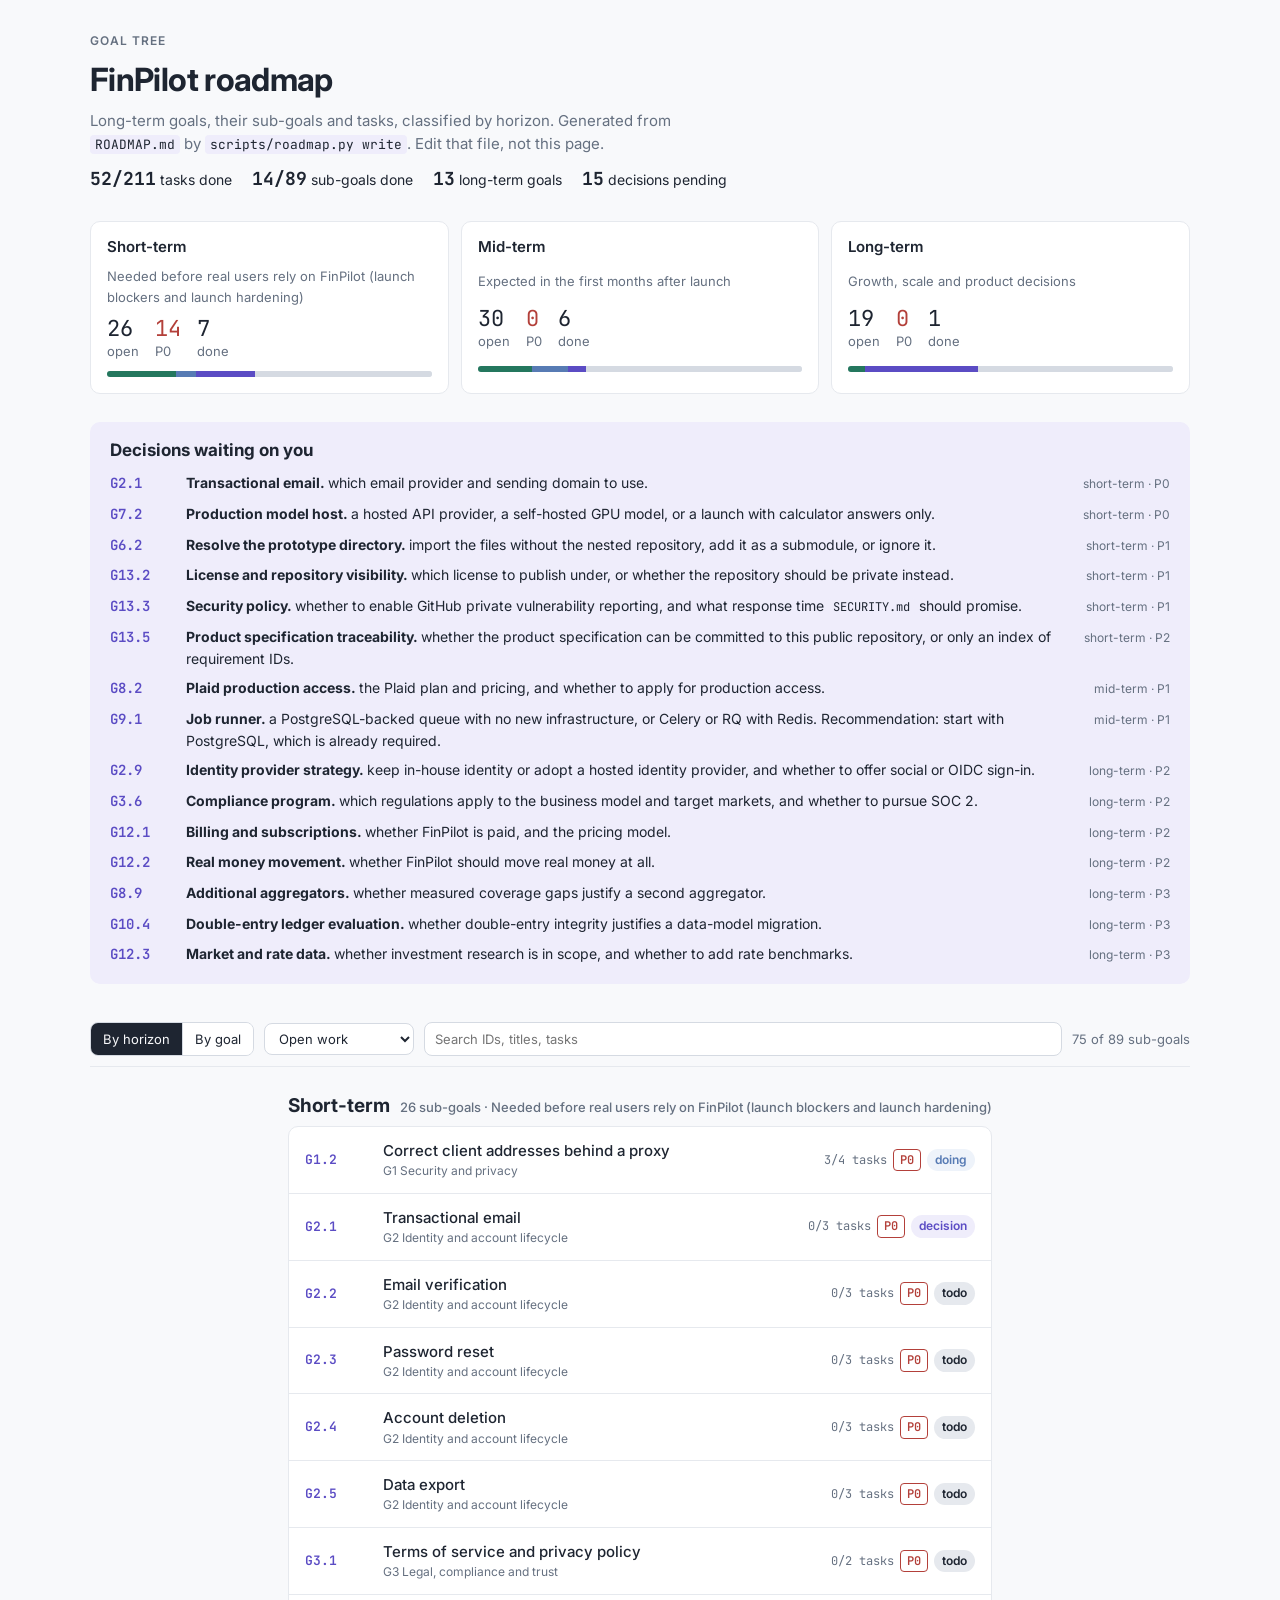
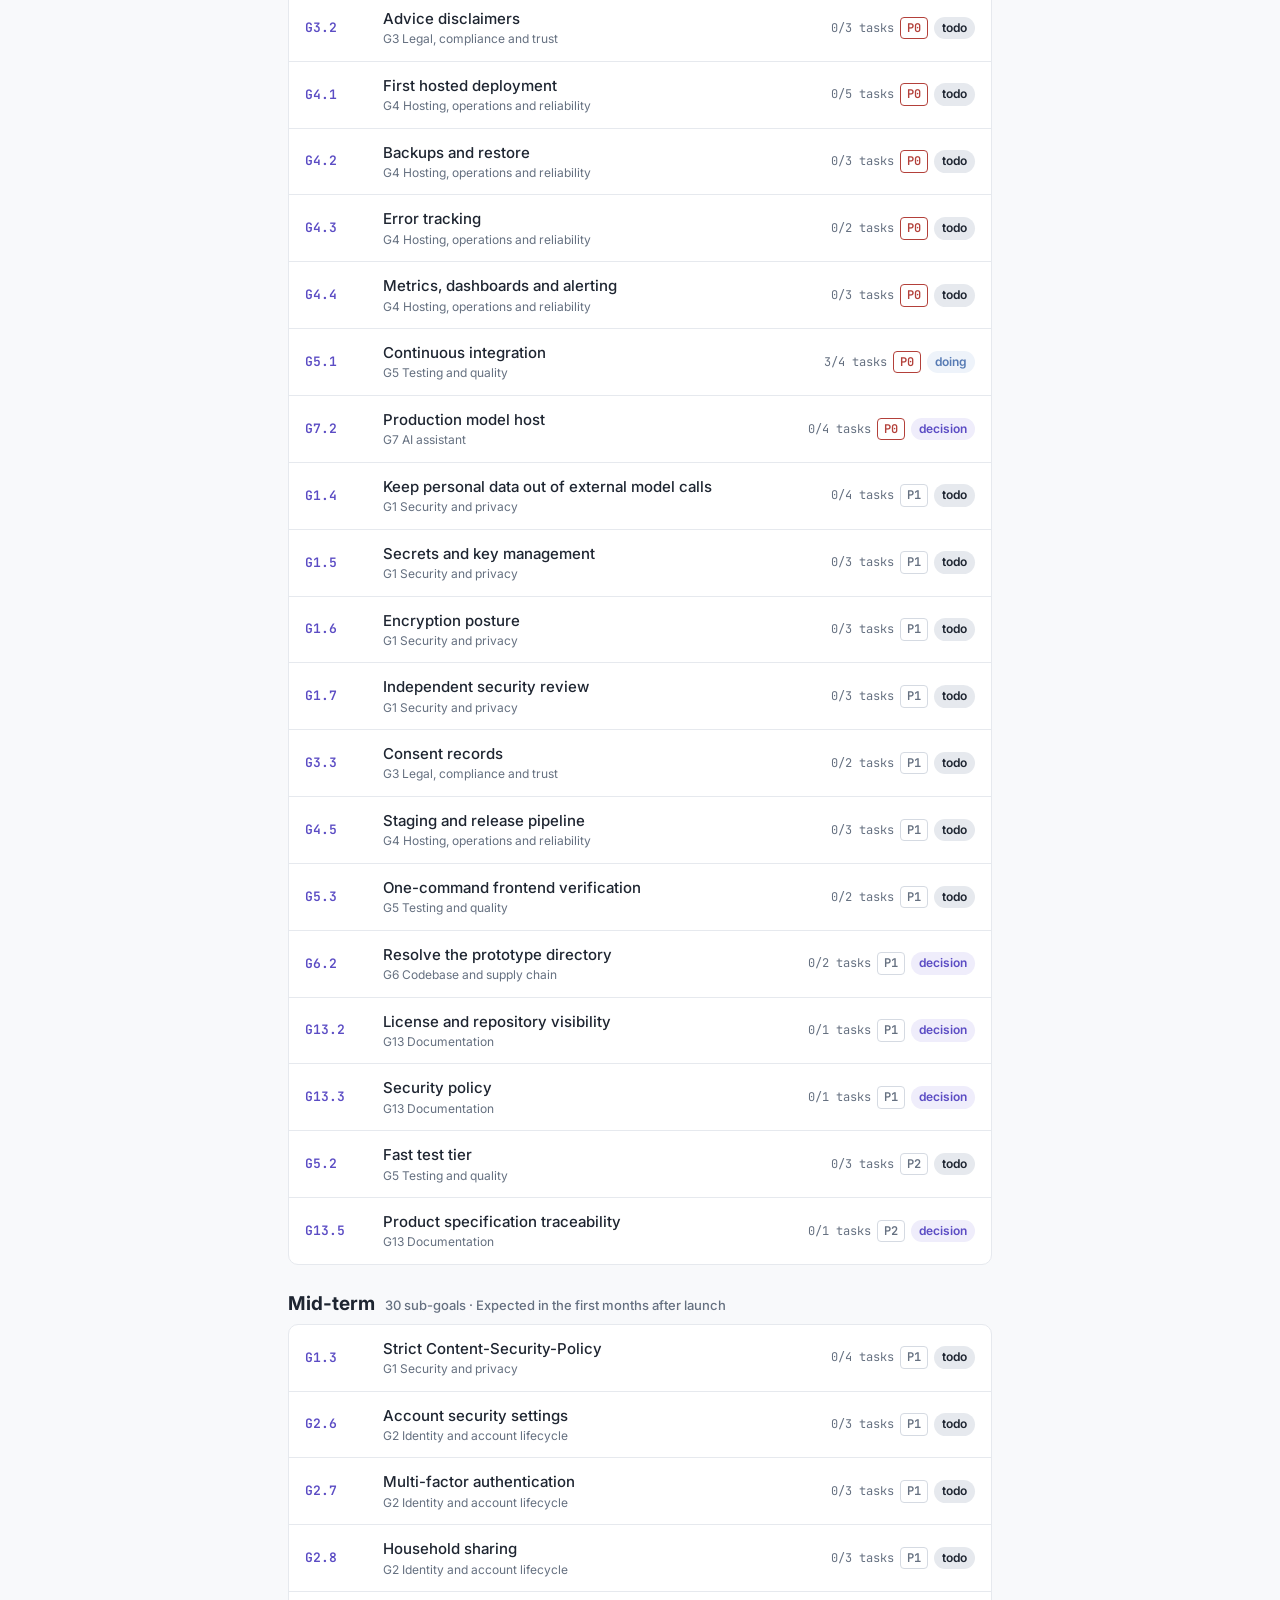
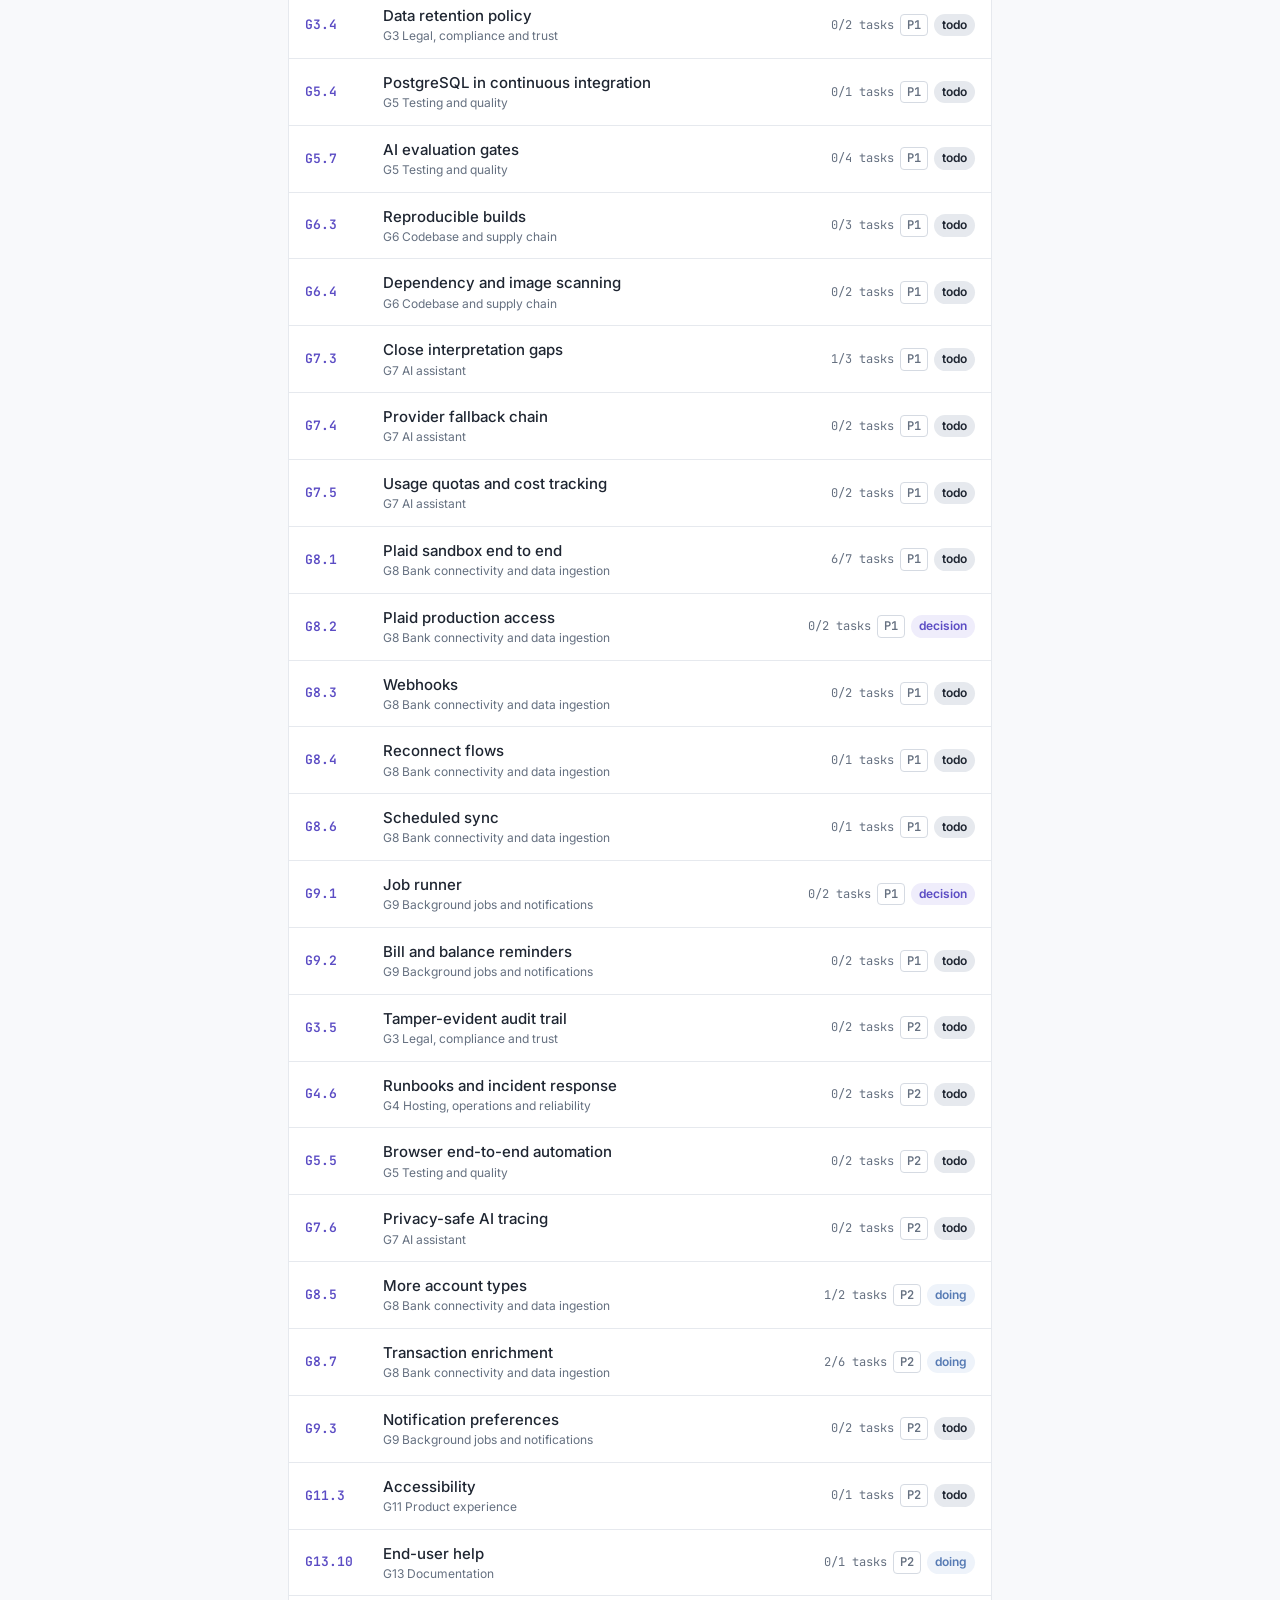
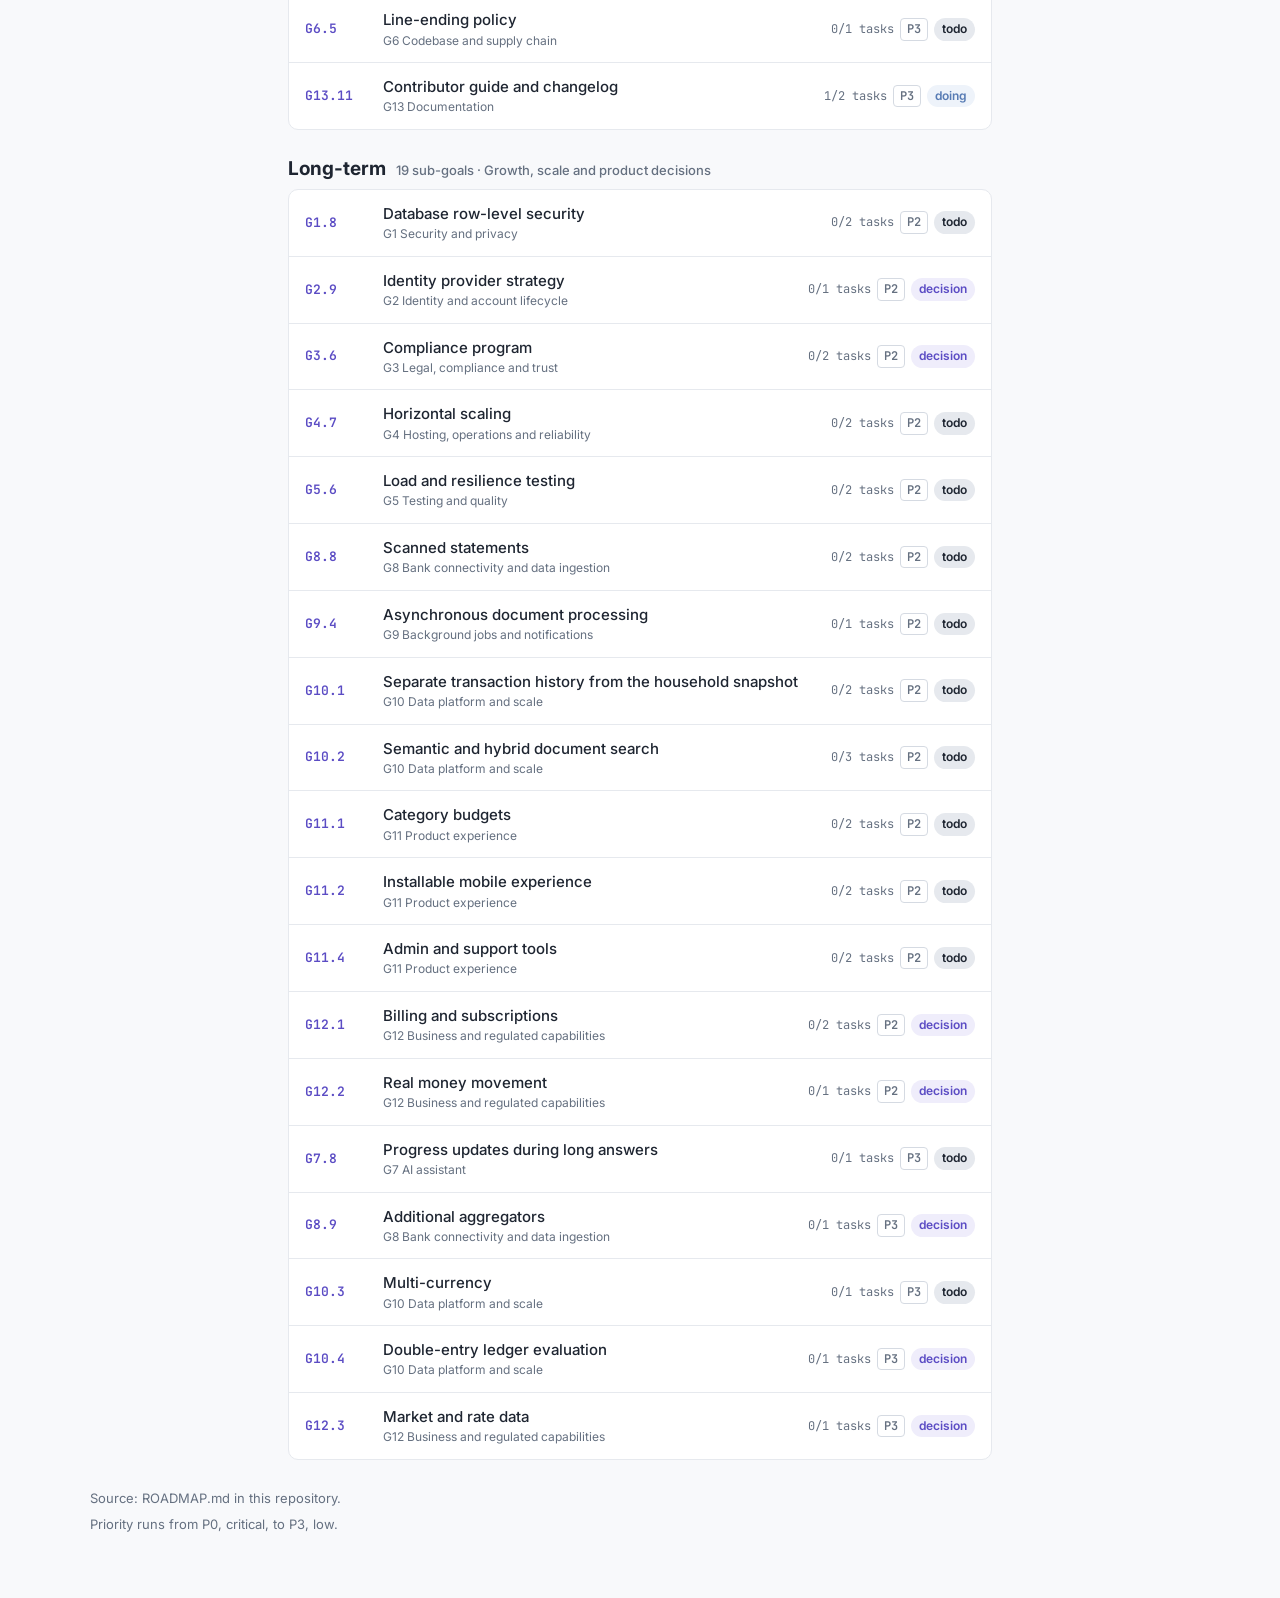
<file: docs/roadmap.html>
<!doctype html>
<html lang="en">
<head>
<meta charset="utf-8">
<meta name="viewport" content="width=device-width, initial-scale=1">
<title>FinPilot roadmap</title>
<link rel="preconnect" href="https://fonts.googleapis.com">
<link rel="preconnect" href="https://fonts.gstatic.com" crossorigin>
<link rel="stylesheet" href="https://fonts.googleapis.com/css2?family=Inter:wght@400;500;600;700&family=JetBrains+Mono:wght@500;600&display=swap">
<style>
:root{
  --bg:#f8f9fb;--surface:#ffffff;--ink:#1e2531;--muted:#657080;--line:#e6e9ee;--line-strong:#d5dae2;
  --accent:#5b4cc4;--accent-soft:#efedfb;
  --good:#24775e;--good-soft:#e9f5ef;--warn:#946018;--warn-soft:#fff4e3;
  --info:#577bb4;--info-soft:#eef3fa;--crit:#b3403a;--crit-soft:#fcecea;
  --sans:Inter,"Segoe UI",Arial,sans-serif;--mono:"JetBrains Mono",Consolas,"Courier New",monospace;
  color-scheme:light;
}
@media (prefers-color-scheme:dark){:root:not([data-theme="light"]){
  --bg:#11141b;--surface:#181c25;--ink:#e5e8ef;--muted:#9aa3b3;--line:#262c38;--line-strong:#343c4b;
  --accent:#a49af2;--accent-soft:#252241;--good:#63c39c;--good-soft:#14281f;--warn:#dcaa60;--warn-soft:#2c2314;
  --info:#93b3e3;--info-soft:#18212f;--crit:#ec8a83;--crit-soft:#321a1a;color-scheme:dark;}}
:root[data-theme="dark"]{
  --bg:#11141b;--surface:#181c25;--ink:#e5e8ef;--muted:#9aa3b3;--line:#262c38;--line-strong:#343c4b;
  --accent:#a49af2;--accent-soft:#252241;--good:#63c39c;--good-soft:#14281f;--warn:#dcaa60;--warn-soft:#2c2314;
  --info:#93b3e3;--info-soft:#18212f;--crit:#ec8a83;--crit-soft:#321a1a;color-scheme:dark;}
*{box-sizing:border-box}
body{margin:0;background:var(--bg);color:var(--ink);font:15px/1.55 var(--sans);padding-inline:20px;padding-block:32px 64px}
.wrap{max-width:1100px;margin:0 auto;display:grid;gap:28px}
h1,h2,h3{margin:0;text-wrap:balance;line-height:1.2}
code,.id,.num{font-family:var(--mono);font-variant-numeric:tabular-nums}
code{font-size:.86em;background:var(--accent-soft);color:var(--ink);padding:1px 5px;border-radius:4px;overflow-wrap:anywhere}
.eyebrow{font-size:12px;letter-spacing:.08em;text-transform:uppercase;color:var(--muted);font-weight:600}
header{display:grid;gap:10px}
header h1{font-size:32px;font-weight:700;letter-spacing:-.02em}
header p{margin:0;color:var(--muted);max-width:68ch}
.progress{display:flex;flex-wrap:wrap;gap:8px 20px;align-items:baseline;font-size:14px}
.progress b{font-size:18px}
.bands{display:grid;grid-template-columns:repeat(3,minmax(0,1fr));gap:12px}
.band{background:var(--surface);border:1px solid var(--line);border-radius:10px;padding:16px;display:grid;gap:10px;text-align:left;font:inherit;color:inherit;cursor:pointer}
.band[aria-pressed="true"]{border-color:var(--accent);box-shadow:0 0 0 1px var(--accent)}
.band h2{font-size:15px;font-weight:600}
.band .def{font-size:13px;color:var(--muted)}
.band .stats{display:flex;gap:16px;font-size:13px;color:var(--muted)}
.band .stats .num{font-size:22px;color:var(--ink);display:block;line-height:1.1}
.band .stats .p0{color:var(--crit)}
.mix{display:flex;height:6px;border-radius:3px;overflow:hidden;background:var(--line)}
.mix span{display:block;height:100%}
.decisions{background:var(--accent-soft);border-radius:10px;padding:18px 20px;display:grid;gap:12px}
.decisions h2{font-size:17px}
.decisions ol{margin:0;padding:0;list-style:none;display:grid;gap:8px}
.decisions li{display:grid;grid-template-columns:64px 1fr auto;gap:12px;align-items:baseline;font-size:14px}
.decisions li button{all:unset;cursor:pointer;color:var(--accent);font-family:var(--mono);font-weight:600}
.decisions li button:focus-visible{outline:2px solid var(--accent);outline-offset:2px}
.tag{font-size:12px;color:var(--muted);white-space:nowrap}
.controls{display:flex;flex-wrap:wrap;gap:10px;align-items:center;position:sticky;top:0;z-index:2;background:var(--bg);padding-block:10px;border-bottom:1px solid var(--line)}
.seg{display:inline-flex;border:1px solid var(--line-strong);border-radius:8px;overflow:hidden}
.seg button{font:inherit;font-size:13px;border:0;background:var(--surface);color:var(--ink);padding:6px 12px;cursor:pointer}
.seg button+button{border-left:1px solid var(--line-strong)}
.seg button[aria-pressed="true"]{background:var(--ink);color:var(--bg)}
select,input[type="search"]{font:inherit;font-size:13px;color:var(--ink);background:var(--surface);border:1px solid var(--line-strong);border-radius:8px;padding:6px 10px}
input[type="search"]{flex:1 1 200px;min-width:0}
button:focus-visible,select:focus-visible,input:focus-visible,summary:focus-visible{outline:2px solid var(--accent);outline-offset:2px}
.count{font-size:13px;color:var(--muted);margin-left:auto}
.group{display:grid;gap:8px}
.group>h2{font-size:19px;display:flex;gap:10px;align-items:baseline;flex-wrap:wrap}
.group>h2 small{font-size:13px;color:var(--muted);font-weight:500}
.list{background:var(--surface);border:1px solid var(--line);border-radius:10px}
details{border-top:1px solid var(--line)}
details:first-child{border-top:0}
summary{list-style:none;cursor:pointer;display:grid;grid-template-columns:64px minmax(0,1fr) auto;gap:4px 14px;padding:12px 16px;align-items:center}
summary::-webkit-details-marker{display:none}
summary .id{font-size:13px;font-weight:600;color:var(--accent)}
summary .title{font-weight:500}
summary .goal{display:block;font-size:12px;color:var(--muted)}
.meta{display:flex;gap:6px;align-items:center;flex-wrap:wrap;justify-content:flex-end}
.pill{font-size:12px;font-weight:600;padding:2px 8px;border-radius:999px;white-space:nowrap}
.prio{font-family:var(--mono);font-size:12px;font-weight:600;padding:1px 6px;border-radius:4px;border:1px solid var(--line-strong);color:var(--muted)}
.prio.P0{color:var(--crit);border-color:currentColor}
.s-todo{background:var(--line);color:var(--ink)}
.s-doing{background:var(--info-soft);color:var(--info)}
.s-blocked{background:var(--crit-soft);color:var(--crit)}
.s-decision{background:var(--accent-soft);color:var(--accent)}
.s-done{background:var(--good-soft);color:var(--good)}
.s-dropped{background:var(--line);color:var(--muted);text-decoration:line-through}
.tasks-n{font-size:12px;color:var(--muted)}
.body{padding:2px 16px 16px 94px;display:grid;gap:10px;font-size:14px}
.body dl{margin:0;display:grid;grid-template-columns:120px minmax(0,1fr);gap:6px 14px}
.body dt{color:var(--muted);font-size:13px}
.body dd{margin:0;max-width:75ch}
.body ul{margin:0;padding:0;list-style:none;display:grid;gap:6px}
.body li{display:grid;grid-template-columns:18px 64px minmax(0,1fr);gap:8px;align-items:baseline}
.box{width:14px;height:14px;border:1.5px solid var(--line-strong);border-radius:3px;display:inline-block;transform:translateY(2px)}
.box.on{background:var(--good);border-color:var(--good)}
.body li .id{font-size:12px;color:var(--muted)}
.needs button{all:unset;cursor:pointer;font-family:var(--mono);color:var(--accent);margin-right:8px}
.empty{padding:24px;color:var(--muted);text-align:center}
footer{font-size:13px;color:var(--muted);display:grid;gap:6px;max-width:75ch}
@media (max-width:720px){
  .bands{grid-template-columns:1fr}
  summary{grid-template-columns:52px minmax(0,1fr)}
  .meta{grid-column:2;justify-content:flex-start}
  .body{padding-left:16px}
  .body dl{grid-template-columns:1fr}
  .decisions li{grid-template-columns:52px 1fr}
  .decisions li .tag{grid-column:2}
  .count{margin-left:0;width:100%}
}
@media (prefers-reduced-motion:reduce){*{scroll-behavior:auto!important}}
</style>
</head>
<body>

<div class="wrap">
  <header>
    <span class="eyebrow">Goal tree</span>
    <h1>FinPilot roadmap</h1>
    <p id="intro">Long-term goals, their sub-goals and tasks, classified by horizon. Generated from <code>ROADMAP.md</code> by <code>scripts/roadmap.py write</code>. Edit that file, not this page.</p>
    <div class="progress" id="progress"></div>
  </header>

  <section class="bands" id="bands" aria-label="Horizons"></section>

  <section class="decisions" aria-labelledby="dec-title">
    <h2 id="dec-title">Decisions waiting on you</h2>
    <ol id="decisions"></ol>
  </section>

  <div class="controls" role="toolbar" aria-label="Filter the roadmap">
    <div class="seg" id="view" aria-label="Group by">
      <button type="button" id="view-horizon" data-view="horizon" aria-pressed="true">By horizon</button>
      <button type="button" id="view-goal" data-view="goal" aria-pressed="false">By goal</button>
    </div>
    <select id="status" aria-label="Status">
      <option value="open">Open work</option>
      <option value="decision">Needs a decision</option>
      <option value="done">Done</option>
      <option value="all">All statuses</option>
    </select>
    <input type="search" id="search" placeholder="Search IDs, titles, tasks" aria-label="Search">
    <span class="count" id="count" aria-live="polite"></span>
  </div>

  <main id="groups" class="wrap" style="gap:28px"></main>

  <footer>
    <span id="snapshot"></span>
    <span>Priority runs from P0, critical, to P3, low.</span>
  </footer>
</div>

<script>
const DATA = [{"id": "G1", "title": "Security and privacy", "subgoals": [{"id": "G1.1", "title": "Privacy-safe request logging", "horizon": "short-term", "priority": "P0", "status": "done", "needs": [], "body": ["Why: under default uvicorn logging, the privacy-filtered `finpilot.requests` line in `finpilot/api/app.py` is never emitted, while the uvicorn access log prints full query strings such as `GET /api/transactions?q=therapy-copay&category=medical` and amounts such as `/api/debt/what-if?amount=`. Reverse proxies often log query strings too.", "Evidence: verified 2026-09-13 by running the app locally with uvicorn 0.52.4 defaults. This contradicts the logging statement in `ARCHITECTURE.md`. Fixed 2026-09-14: `tests/test_request_logging.py` starts the container command and plain Uvicorn as real processes and finds one request line without query strings, bodies or amounts.", "Done when: a production-configured deployment writes one privacy-safe line per request, and no query string, body or amount appears in application, server or proxy logs."], "tasks": [{"id": "G1.1.1", "title": "Configure the `finpilot` logger at startup so the request line is emitted under uvicorn. (done 2026-09-14: configure_request_logging in finpilot/api/request_logging.py; tests/test_request_logging.py finds the line under the container command and plain Uvicorn)", "done": true}, {"id": "G1.1.2", "title": "Keep query strings out of server logs: run uvicorn with `--no-access-log` in the `Dockerfile`, or install an access-log filter that drops query strings. (done 2026-09-14: the Dockerfile adds --no-access-log, and DropQueryStrings strips query strings when the access log is on; both checked by tests/test_request_logging.py)", "done": true}, {"id": "G1.1.3", "title": "Move amount-bearing reads (`/api/debt/what-if`, `/api/tax/net-benefit`, mortgage scenarios) to request bodies, or document a proxy log format without query strings. (done 2026-09-14: POST JSON bodies replace GET query strings for the six calculator reads and for transaction and document search; DEPLOYMENT.md Request logs shows an nginx format without query strings; a schema test allowlists query parameters)", "done": true}, {"id": "G1.1.4", "title": "Add a regression test that captures logs for a request with a sensitive query string and asserts nothing sensitive is written. (done 2026-09-14: tests/test_request_logging.py has 5 tests; two start real Uvicorn processes and send a search term and an amount)", "done": true}, {"id": "G1.1.5", "title": "Update the logging statement in `ARCHITECTURE.md` once behaviour matches. (done 2026-09-14: the ARCHITECTURE.md operations paragraph describes the request line, request bodies and both server commands)", "done": true}]}, {"id": "G1.2", "title": "Correct client addresses behind a proxy", "horizon": "short-term", "priority": "P0", "status": "doing", "needs": [], "body": ["Why: uvicorn trusts `X-Forwarded-For` only from `127.0.0.1` unless `FORWARDED_ALLOW_IPS` is set, and neither the `Dockerfile` nor `compose.yaml` sets it. Behind a proxy every user shares one address, so the IP-keyed sign-up limit (8 per 5 minutes) and sign-in limit (30 per 5 minutes) apply to all users together.", "Evidence: reproduced on 2026-09-20 with an nginx container in front of the app (`scripts/verify_proxy_client_addresses.py`, `validation/proxy-client-addresses.json`): with the proxy untrusted, 9 users from 9 addresses shared one throttle key and the ninth sign-up got 429; with it trusted, all 9 succeeded while 9 sign-ups from one address were still throttled at the ninth. A container's address depends on the runtime, so Docker Desktop for Windows arrived from `127.0.0.1`, which the uvicorn default already trusts, while a Linux bridge network would not.", "Done when: behind the production ingress, throttles key on the real client address, and forwarding headers from untrusted peers are ignored."], "tasks": [{"id": "G1.2.1", "title": "Reproduce the shared-address lockout behind a local reverse proxy container. (done 2026-09-20: `scripts/verify_proxy_client_addresses.py` with an `nginx:alpine` container; evidence in `validation/proxy-client-addresses.json`)", "done": true}, {"id": "G1.2.2", "title": "Set `FORWARDED_ALLOW_IPS` to the ingress address in the `Dockerfile`, `compose.yaml` and `DEPLOYMENT.md`. (done 2026-09-20: documented default in the `Dockerfile`, pass-through in `compose.yaml`, `.env.example` and `docs/configuration.md`, plus a \"Reverse proxy and client addresses\" section in `DEPLOYMENT.md`; the app also warns in production while only loopback is trusted)", "done": true}, {"id": "G1.2.3", "title": "Add a test that throttle keys use the forwarded address only for trusted peers. (done 2026-09-20: `tests/test_proxy_client_addresses.py` starts real Uvicorn processes; a spoofed address from an untrusted peer buys no extra sign-ups)", "done": true}, {"id": "G1.2.4", "title": "Confirm on the hosted ingress that throttles key on the real client address, after `G4.1`.", "done": false}]}, {"id": "G1.3", "title": "Strict Content-Security-Policy", "horizon": "mid-term", "priority": "P1", "status": "todo", "needs": [], "body": ["Why: the current policy only sets `frame-ancestors`, `base-uri` and `object-src`, so it does not restrict scripts.", "Evidence: checked `finpilot/api/app.py` and `finpilot/web/` on 2026-09-13. The frontend has no inline scripts or inline event handlers. External origins are the Plaid CDN and Google Fonts, and `core.js` and `pages.js` contain inline `style=` attributes.", "Done when: a strict policy is enforced in production with no violations across the main journeys."], "tasks": [{"id": "G1.3.1", "title": "Add `default-src 'self'` with explicit script, style, font, connect and frame sources for Plaid and Google Fonts.", "done": false}, {"id": "G1.3.2", "title": "Replace inline `style=` attributes with CSS classes.", "done": false}, {"id": "G1.3.3", "title": "Ship as `Content-Security-Policy-Report-Only` first, then enforce.", "done": false}, {"id": "G1.3.4", "title": "Consider self-hosting fonts so no third party receives user IP addresses.", "done": false}]}, {"id": "G1.4", "title": "Keep personal data out of external model calls", "horizon": "short-term", "priority": "P1", "status": "todo", "needs": ["G7.2"], "body": ["Adapted from: \"zero-knowledge architecture and PII redaction\". Full zero-knowledge is not possible because the server must read financial data to calculate. The adapted goal is data minimization for anything sent to a model provider or tracing service.", "Why: if the production model is a third-party API, prompts can carry names, institutions, account nicknames, amounts and document text.", "Evidence: `finpilot/ai/input_safety.py` rejects credential-like input (passwords, API keys, tokens, private keys) before prompts and storage. Nothing masks account numbers, card numbers or SSNs. LangSmith tracing is opt-in through `LANGCHAIN_TRACING_V2` in `finpilot/ai/graph.py` and would send traces to a third party. Checked 2026-09-13.", "Done when: prompts and traces sent outside the deployment contain only the fields they need, identifiers are masked, and each provider's data terms are documented."], "tasks": [{"id": "G1.4.1", "title": "Inventory every prompt builder (planner context, explanations, knowledge extraction) and the personal fields each sends.", "done": false}, {"id": "G1.4.2", "title": "Mask account, routing and card numbers and SSN patterns before external calls, with tests.", "done": false}, {"id": "G1.4.3", "title": "Prefer providers with zero-retention or no-training terms and record them in `DEPLOYMENT.md`.", "done": false}, {"id": "G1.4.4", "title": "Block LangSmith tracing in production unless redaction is in place.", "done": false}]}, {"id": "G1.5", "title": "Secrets and key management", "horizon": "short-term", "priority": "P1", "status": "todo", "needs": [], "body": ["Why: secrets come from environment variables, and rotating `FINPILOT_TOKEN_KEY` needs a controlled decrypt and re-encrypt migration that does not exist.", "Evidence: `DEPLOYMENT.md` \"Optional Plaid bank linking\".", "Done when: production secrets live in a managed secret store with access auditing, and a tested key-rotation command exists."], "tasks": [{"id": "G1.5.1", "title": "Choose the secret store for the hosting platform and document how secrets are injected.", "done": false}, {"id": "G1.5.2", "title": "Build and test a key-rotation command that re-encrypts stored Plaid and MCP credentials.", "done": false}, {"id": "G1.5.3", "title": "Add secret scanning to continuous integration.", "done": false}]}, {"id": "G1.6", "title": "Encryption posture", "horizon": "short-term", "priority": "P1", "status": "todo", "needs": [], "body": ["Adapted from: \"AES-256 at rest and TLS 1.3 in transit\". FinPilot encrypts stored provider credentials with Fernet (AES-128-CBC with HMAC-SHA256), which is sound. Database, backup and transport encryption depend on hosting choices not yet made.", "Why: encryption at rest and in transit has not been configured or verified for a hosted environment.", "Evidence: Fernet usage in `finpilot/integrations/plaid.py` and `finpilot/integrations/mcp_client.py`.", "Done when: managed PostgreSQL and backups are encrypted at rest, ingress allows only TLS 1.2 or newer with 1.3 preferred, and the posture is documented."], "tasks": [{"id": "G1.6.1", "title": "Confirm encryption at rest for the chosen managed PostgreSQL and its backups.", "done": false}, {"id": "G1.6.2", "title": "Configure the ingress TLS policy and verify it with an external TLS scanner.", "done": false}, {"id": "G1.6.3", "title": "Move stored credentials to AES-256-GCM only if a chosen compliance framework requires it.", "done": false}]}, {"id": "G1.7", "title": "Independent security review", "horizon": "short-term", "priority": "P1", "status": "todo", "needs": ["G4.1"], "body": ["Why: FinPilot will hold bank tokens and financial history, and no external review has taken place.", "Done when: a penetration test of the hosted staging environment is complete and every high-severity finding is fixed."], "tasks": [{"id": "G1.7.1", "title": "Run an automated web scan (for example OWASP ZAP) against staging.", "done": false}, {"id": "G1.7.2", "title": "Commission a third-party penetration test before real users.", "done": false}, {"id": "G1.7.3", "title": "Track findings as roadmap tasks.", "done": false}]}, {"id": "G1.8", "title": "Database row-level security", "horizon": "long-term", "priority": "P2", "status": "todo", "needs": [], "body": ["Adapted from: \"row-level security in PostgreSQL\". Tenant isolation already exists in application code, so this is defense in depth rather than a migration.", "Why: a future query that forgets its household filter would currently rely on tests alone to be caught.", "Evidence: the household is derived from the session on every route, and cross-tenant denial tests pass (`END_TO_END_VALIDATION.md`).", "Done when: PostgreSQL policies block cross-household reads even when an application query omits its filter."], "tasks": [{"id": "G1.8.1", "title": "Design a per-transaction household setting compatible with the session-per-operation runtime.", "done": false}, {"id": "G1.8.2", "title": "Add policies through an Alembic migration and prove them with a test that omits a filter.", "done": false}]}]}, {"id": "G2", "title": "Identity and account lifecycle", "subgoals": [{"id": "G2.1", "title": "Transactional email", "horizon": "short-term", "priority": "P0", "status": "decision", "needs": [], "body": ["Why: the application cannot send email, and verification, password reset, invitations and reminders all depend on it.", "Decision needed: which email provider and sending domain to use.", "Done when: templated email is sent through the chosen provider with bounce handling, and tests use a fake transport."], "tasks": [{"id": "G2.1.1", "title": "Choose the provider and sending domain with the user; configure SPF, DKIM and DMARC.", "done": false}, {"id": "G2.1.2", "title": "Add an email service interface with a test double and a provider adapter.", "done": false}, {"id": "G2.1.3", "title": "Log delivery results without message bodies.", "done": false}]}, {"id": "G2.2", "title": "Email verification", "horizon": "short-term", "priority": "P0", "status": "todo", "needs": ["G2.1"], "body": ["Why: anyone can register with an email address they do not own, which blocks the real owner from registering.", "Evidence: `finpilot/services/auth.py` stores unique, unverified email addresses (checked 2026-09-13).", "Done when: new accounts verify their email before bank linking or sharing, and an unverified registration cannot block the real owner."], "tasks": [{"id": "G2.2.1", "title": "Add hashed, expiring, single-use verification tokens and a verification route.", "done": false}, {"id": "G2.2.2", "title": "Let a verified owner reclaim an address held by an unverified account.", "done": false}, {"id": "G2.2.3", "title": "Stop sign-up responses from revealing whether an email is already registered.", "done": false}]}, {"id": "G2.3", "title": "Password reset", "horizon": "short-term", "priority": "P0", "status": "todo", "needs": ["G2.1"], "body": ["Why: a forgotten password currently loses the workspace for good.", "Done when: a user can reset a password by email, every existing session is revoked, and the flow is rate limited."], "tasks": [{"id": "G2.3.1", "title": "Add hashed, expiring, single-use reset tokens with request and confirm routes.", "done": false}, {"id": "G2.3.2", "title": "Revoke all sessions on reset and notify the user by email.", "done": false}, {"id": "G2.3.3", "title": "Add the UI and frontend suite coverage.", "done": false}]}, {"id": "G2.4", "title": "Account deletion", "horizon": "short-term", "priority": "P0", "status": "todo", "needs": [], "body": ["Why: no route deletes a user or a workspace. Users expect it, and many privacy laws require it.", "Evidence: route list checked 2026-09-13. Foreign keys already cascade from `users.id`.", "Done when: after re-authentication a user can delete their account and workspace, linked bank and MCP tokens are revoked, and retained records follow the retention policy in G3.4."], "tasks": [{"id": "G2.4.1", "title": "Define what is deleted immediately and what must be retained.", "done": false}, {"id": "G2.4.2", "title": "Implement deletion with provider token revocation.", "done": false}, {"id": "G2.4.3", "title": "Add tests proving no household data remains readable afterwards.", "done": false}]}, {"id": "G2.5", "title": "Data export", "horizon": "short-term", "priority": "P0", "status": "todo", "needs": [], "body": ["Why: users cannot download their data. The MCP read bridge offers read access, not an export.", "Done when: a user can download accounts, transactions, bills, goals, rules, conversations and documents in open formats."], "tasks": [{"id": "G2.5.1", "title": "Define the export format, such as a JSON bundle plus CSV transactions.", "done": false}, {"id": "G2.5.2", "title": "Implement an authenticated, rate-limited export route.", "done": false}, {"id": "G2.5.3", "title": "Record each export in the audit trail.", "done": false}]}, {"id": "G2.6", "title": "Account security settings", "horizon": "mid-term", "priority": "P1", "status": "todo", "needs": [], "body": ["Why: users cannot change their password or email or sign out of other sessions, and sessions last a fixed 12 hours.", "Evidence: `SESSION_SECONDS` and the routes in `finpilot/api/auth_routes.py` (checked 2026-09-13).", "Done when: settings let users change password and email, see active sessions and revoke them."], "tasks": [{"id": "G2.6.1", "title": "Change password with a current-password check and revocation of other sessions.", "done": false}, {"id": "G2.6.2", "title": "Change email with verification of the new address.", "done": false}, {"id": "G2.6.3", "title": "List and revoke active sessions, and add an idle timeout.", "done": false}]}, {"id": "G2.7", "title": "Multi-factor authentication", "horizon": "mid-term", "priority": "P1", "status": "todo", "needs": [], "body": ["Why: accounts protected only by a password are a common takeover target, and FinPilot can hold bank connections.", "Done when: users can enable TOTP with recovery codes, and sensitive actions require a second factor."], "tasks": [{"id": "G2.7.1", "title": "TOTP enrollment, verification and recovery codes.", "done": false}, {"id": "G2.7.2", "title": "Step-up verification for bank linking, export and deletion.", "done": false}, {"id": "G2.7.3", "title": "Evaluate passkeys as a later option.", "done": false}]}, {"id": "G2.8", "title": "Household sharing", "horizon": "mid-term", "priority": "P1", "status": "todo", "needs": [], "body": ["Why: there is no way to invite a partner or advisor.", "Evidence: `Role` and `ConsentGrant` exist in `finpilot/models.py`, but there is no invite route, and sign-in uses only the first membership (checked 2026-09-13).", "Done when: an owner can invite someone with a role, the invitee can accept, and every boundary enforces the grant."], "tasks": [{"id": "G2.8.1", "title": "Invitation tokens and acceptance flow.", "done": false}, {"id": "G2.8.2", "title": "Membership switching for users who belong to more than one household.", "done": false}, {"id": "G2.8.3", "title": "UI for roles and revocation, with tests for each role.", "done": false}]}, {"id": "G2.9", "title": "Identity provider strategy", "horizon": "long-term", "priority": "P2", "status": "decision", "needs": [], "body": ["Adapted from: \"Auth0, Clerk or Supabase Auth with OAuth2 or OIDC, JWT sessions and refresh-token rotation\". Keep opaque server-side sessions: their tokens are hashed at rest and revoke immediately, which client-held JWTs make harder.", "Why: building G2.2 to G2.7 in-house is real work, and a hosted provider could supply them.", "Decision needed: keep in-house identity or adopt a hosted identity provider, and whether to offer social or OIDC sign-in.", "Done when: the decision is recorded in `HANDOFF.md` section 7 and the G2 tasks reflect it."], "tasks": [{"id": "G2.9.1", "title": "Compare in-house and hosted identity on cost, MFA, recovery, compliance and lock-in.", "done": false}]}]}, {"id": "G3", "title": "Legal, compliance and trust", "subgoals": [{"id": "G3.1", "title": "Terms of service and privacy policy", "horizon": "short-term", "priority": "P0", "status": "todo", "needs": [], "body": ["Why: the interface has no terms of service or privacy policy.", "Evidence: searched `finpilot/web/` on 2026-09-13.", "Done when: counsel-reviewed documents are linked from sign-up, settings and the page footer, and acceptance is recorded (G3.3)."], "tasks": [{"id": "G3.1.1", "title": "Draft both documents with legal counsel, covering bank data, AI processing and model providers.", "done": false}, {"id": "G3.1.2", "title": "Publish them and link them from sign-up, settings and the footer.", "done": false}]}, {"id": "G3.2", "title": "Advice disclaimers", "horizon": "short-term", "priority": "P0", "status": "todo", "needs": [], "body": ["From: \"FINRA and SEC compliance disclaimers\" and \"regulatory disclaimers\".", "Why: nothing in the UI or in AI answers says FinPilot provides information rather than financial, investment, tax or legal advice.", "Evidence: searched `finpilot/web/` on 2026-09-13. A `.copilot-disclaimer` CSS class exists but is unused.", "Done when: a counsel-approved disclosure appears persistently in the assistant and calculator results."], "tasks": [{"id": "G3.2.1", "title": "Get the disclosure wording approved by counsel.", "done": false}, {"id": "G3.2.2", "title": "Show it in the assistant workspace, the drawer and calculator results.", "done": false}, {"id": "G3.2.3", "title": "Assert in the frontend suites that it renders.", "done": false}]}, {"id": "G3.3", "title": "Consent records", "horizon": "short-term", "priority": "P1", "status": "todo", "needs": [], "body": ["Why: users must accept the terms, and bank linking needs explicit consent to data access.", "Done when: acceptance of each terms version and each bank-linking consent is stored with a timestamp and version."], "tasks": [{"id": "G3.3.1", "title": "Store terms acceptance per version and ask again when the terms change.", "done": false}, {"id": "G3.3.2", "title": "Record bank-linking consent before Plaid Link starts.", "done": false}]}, {"id": "G3.4", "title": "Data retention policy", "horizon": "mid-term", "priority": "P1", "status": "todo", "needs": [], "body": ["Why: no retention periods exist for audit records, conversations, documents, sessions or backups.", "Done when: retention periods are documented and enforced by scheduled cleanup, including backup expiry."], "tasks": [{"id": "G3.4.1", "title": "Define retention periods with counsel.", "done": false}, {"id": "G3.4.2", "title": "Implement scheduled cleanup once a job runner exists (G9.1).", "done": false}]}, {"id": "G3.5", "title": "Tamper-evident audit trail", "horizon": "mid-term", "priority": "P2", "status": "todo", "needs": [], "body": ["From: \"immutable audit logging for user interactions, recommendations and external API requests\".", "Why: the audit trail does not cover sign-ins, exports, deletions or provider calls, and the database does not prevent audit rows from being changed.", "Evidence: `AuditRow` records financial state changes and is only inserted by `finpilot/runtime.py`. Confirmed AI actions also produce receipts (`action_receipts`). Checked 2026-09-13.", "Done when: security-relevant events are recorded, and audit rows are append-only at the database level."], "tasks": [{"id": "G3.5.1", "title": "Add events for sign-in, password and MFA changes, exports, deletions and provider calls.", "done": false}, {"id": "G3.5.2", "title": "Enforce append-only audit writes with database grants or a hash chain, and test it.", "done": false}]}, {"id": "G3.6", "title": "Compliance program", "horizon": "long-term", "priority": "P2", "status": "decision", "needs": [], "body": ["From: \"SOC 2, GLBA and GDPR\".", "Why: the obligations that apply to FinPilot have not been assessed.", "Decision needed: which regulations apply to the business model and target markets, and whether to pursue SOC 2.", "Done when: applicable obligations are documented with owners, and a SOC 2 readiness plan exists if chosen."], "tasks": [{"id": "G3.6.1", "title": "Get a counsel assessment of applicable regulations.", "done": false}, {"id": "G3.6.2", "title": "Complete the security reviews that providers such as Plaid require for production access.", "done": false}]}]}, {"id": "G4", "title": "Hosting, operations and reliability", "subgoals": [{"id": "G4.1", "title": "First hosted deployment", "horizon": "short-term", "priority": "P0", "status": "todo", "needs": [], "body": ["Why: the Docker image has never been built, and live PostgreSQL and TLS have never been exercised.", "Evidence: `DEPLOYMENT.md` \"Validation supplied\".", "Done when: a staging environment serves FinPilot over HTTPS from the Docker image against managed PostgreSQL, with migrations run as a release job."], "tasks": [{"id": "G4.1.1", "title": "Choose the hosting platform and managed PostgreSQL provider with the user.", "done": false}, {"id": "G4.1.2", "title": "Build the image and run `compose.yaml` end to end locally.", "done": false}, {"id": "G4.1.3", "title": "Deploy staging with TLS, the migration job and health checks.", "done": false}, {"id": "G4.1.4", "title": "Run `scripts/verify_postgres.py` and the frontend suites against staging.", "done": false}, {"id": "G4.1.5", "title": "Confirm the ingress and platform request logs omit query strings and request bodies, following `DEPLOYMENT.md` \"Request logs\".", "done": false}]}, {"id": "G4.2", "title": "Backups and restore", "horizon": "short-term", "priority": "P0", "status": "todo", "needs": ["G4.1"], "body": ["Why: backups and restores have never been rehearsed, and backups contain private documents and conversations.", "Done when: automated encrypted backups run daily, a restore into a fresh database has been rehearsed and timed, and recovery targets are written down."], "tasks": [{"id": "G4.2.1", "title": "Enable automated backups with point-in-time recovery.", "done": false}, {"id": "G4.2.2", "title": "Rehearse a restore, time it and record the result in `DEPLOYMENT.md`.", "done": false}, {"id": "G4.2.3", "title": "Store `FINPILOT_TOKEN_KEY` safely and separately from database backups.", "done": false}]}, {"id": "G4.3", "title": "Error tracking", "horizon": "short-term", "priority": "P0", "status": "todo", "needs": [], "body": ["Why: unhandled server and browser errors are not captured anywhere.", "Done when: server and browser errors reach an error tracker with request IDs and without personal data."], "tasks": [{"id": "G4.3.1", "title": "Add an error tracker with data scrubbing.", "done": false}, {"id": "G4.3.2", "title": "Capture frontend errors with release tags.", "done": false}]}, {"id": "G4.4", "title": "Metrics, dashboards and alerting", "horizon": "short-term", "priority": "P0", "status": "todo", "needs": ["G4.1"], "body": ["Why: no metrics or alerts exist, and only the uvicorn access log is emitted.", "Done when: dashboards show request rate, latency, errors, database health and model availability, and alerts reach a person during outages."], "tasks": [{"id": "G4.4.1", "title": "Expose application metrics, for example with Prometheus or OpenTelemetry.", "done": false}, {"id": "G4.4.2", "title": "Add uptime checks on `/api/health` with alert routing.", "done": false}, {"id": "G4.4.3", "title": "Add model availability and fallback-rate metrics.", "done": false}]}, {"id": "G4.5", "title": "Staging and release pipeline", "horizon": "short-term", "priority": "P1", "status": "todo", "needs": ["G4.1", "G5.1"], "body": ["From: \"automated CI/CD\".", "Why: releases are manual and nothing gates a change before production.", "Done when: merges to `main` build an image, migrate and smoke-test staging, and promote to production with a rollback path."], "tasks": [{"id": "G4.5.1", "title": "Build and publish images from continuous integration with immutable tags.", "done": false}, {"id": "G4.5.2", "title": "Automate the staging deploy and smoke tests.", "done": false}, {"id": "G4.5.3", "title": "Document promotion and rollback, including forward-fix migrations.", "done": false}]}, {"id": "G4.6", "title": "Runbooks and incident response", "horizon": "mid-term", "priority": "P2", "status": "todo", "needs": [], "body": ["Why: operators have no written procedure for outages, provider failures or leaked credentials.", "Done when: runbooks exist for the most likely failures, and an incident process is written down."], "tasks": [{"id": "G4.6.1", "title": "Write runbooks for database outage, model outage, Plaid outage, leaked secret and bad migration.", "done": false}, {"id": "G4.6.2", "title": "Define severity levels, user communication and post-incident reviews.", "done": false}]}, {"id": "G4.7", "title": "Horizontal scaling", "horizon": "long-term", "priority": "P2", "status": "todo", "needs": [], "body": ["Why: the image runs one uvicorn process, and the dashboard cache, model health cache and AI admission slots all live inside each process.", "Evidence: `Dockerfile` CMD and `ARCHITECTURE.md` \"Operations and current boundaries\".", "Done when: several application instances run behind the ingress with shared AI admission control and consistent behaviour under load."], "tasks": [{"id": "G4.7.1", "title": "Run multiple workers or containers and load test them (G5.6).", "done": false}, {"id": "G4.7.2", "title": "Move AI admission control into a shared gateway or queue in front of the model.", "done": false}]}]}, {"id": "G5", "title": "Testing and quality", "subgoals": [{"id": "G5.1", "title": "Continuous integration", "horizon": "short-term", "priority": "P0", "status": "doing", "needs": [], "body": ["Why: nothing ran the tests automatically; now only branch protection is left, and that needs the repository owner.", "Evidence: `.github/workflows/tests.yml` and `.github/workflows/agent-memory.yml`. First run on 2026-09-20 (`56dbcab`): both workflows succeeded, the Python suite reported 844 passed in 82.35s, `build_docs.py --check` found the generated references current, and the six server-free frontend suites passed in 6s.", "Done when: every pull request runs the fast tier, the frontend suites and both document validators, and merging is blocked on failure."], "tasks": [{"id": "G5.1.1", "title": "Add a GitHub Actions workflow for Python 3.12 and Node 24. (done 2026-09-20: `.github/workflows/tests.yml`, run 35490977880 succeeded)", "done": true}, {"id": "G5.1.2", "title": "Run `scripts/check_handoff.py` and `scripts/roadmap.py check` in that workflow. (done 2026-09-20: `.github/workflows/agent-memory.yml`, run 35490977890 succeeded)", "done": true}, {"id": "G5.1.3", "title": "Run the full suite nightly and before releases. (done 2026-09-20: nightly `schedule` in `tests.yml`; there are no releases yet, so nothing gates one)", "done": true}, {"id": "G5.1.4", "title": "Protect `main` with required checks. Only the repository owner can set this in GitHub's branch-protection settings; require the `Python suite`, `Frontend suites` and `validate` checks.", "done": false}]}, {"id": "G5.2", "title": "Fast test tier", "horizon": "short-term", "priority": "P2", "status": "todo", "needs": [], "body": ["Why: the full suite took 18.5 minutes on 2026-09-13 but 79 seconds on 2026-09-14, so separating slow, environment-dependent tests is useful but no longer urgent.", "Evidence: no pytest markers or pytest configuration exist apart from `parametrize` (checked 2026-09-13).", "Done when: a marked subset runs in under five minutes, and slow AI, migration and performance tests are marked."], "tasks": [{"id": "G5.2.1", "title": "Register markers such as `slow`, `ai` and `postgres`, and mark the slow tests.", "done": false}, {"id": "G5.2.2", "title": "Document the fast command in `AGENTS.md`.", "done": false}, {"id": "G5.2.3", "title": "Measure and record both tier durations.", "done": false}]}, {"id": "G5.3", "title": "One-command frontend verification", "horizon": "short-term", "priority": "P1", "status": "todo", "needs": [], "body": ["Why: the seven frontend suites need a manually started server on port 8100.", "Done when: one script starts the app on a free port with a temporary database, runs every `tests/*_frontend.mjs` and stops the server."], "tasks": [{"id": "G5.3.1", "title": "Write the runner with a temporary SQLite database.", "done": false}, {"id": "G5.3.2", "title": "Use it in continuous integration and document it in `AGENTS.md`.", "done": false}]}, {"id": "G5.4", "title": "PostgreSQL in continuous integration", "horizon": "mid-term", "priority": "P1", "status": "todo", "needs": ["G5.1"], "body": ["Why: PostgreSQL migration and concurrency checks have only run once, on one machine.", "Evidence: `validation/postgres-e2e.json`.", "Done when: continuous integration runs migrations and the concurrency checks against a PostgreSQL service container."], "tasks": [{"id": "G5.4.1", "title": "Add a PostgreSQL job that runs `scripts/verify_postgres.py` and the migration tests.", "done": false}]}, {"id": "G5.5", "title": "Browser end-to-end automation", "horizon": "mid-term", "priority": "P2", "status": "todo", "needs": [], "body": ["Why: browser journeys were checked by hand and recorded in `validation/browser-e2e.json`.", "Done when: automated browser tests cover sign-up, CSV import, a reviewed AI change and the compact phone layout."], "tasks": [{"id": "G5.5.1", "title": "Add browser tests for the main journeys at desktop and phone widths.", "done": false}, {"id": "G5.5.2", "title": "Add automated accessibility checks to those journeys.", "done": false}]}, {"id": "G5.6", "title": "Load and resilience testing", "horizon": "long-term", "priority": "P2", "status": "todo", "needs": ["G4.1"], "body": ["Why: hosted multi-user load and failure behaviour are unverified.", "Done when: load tests establish capacity and latency on staging, including database failover and model outage."], "tasks": [{"id": "G5.6.1", "title": "Write load scenarios for bootstrap, transaction history, chat and confirmation.", "done": false}, {"id": "G5.6.2", "title": "Run them on staging and record results under `validation/`.", "done": false}]}, {"id": "G5.7", "title": "AI evaluation gates", "horizon": "mid-term", "priority": "P1", "status": "todo", "needs": ["G7.2"], "body": ["From: \"automated evaluation sets that measure hallucination rates across prompt revisions\".", "Why: interpretation quality is measured only when someone runs the evaluation by hand.", "Evidence: `scripts/evaluate_workflows.py` and the 80-capability manifest already exist. The last run scored 115 of 140 exact interpretations on llama3.2 on CPU.", "Done when: the interpretation matrix and grounding checks run on a schedule against the production model and block releases on regression."], "tasks": [{"id": "G5.7.1", "title": "Run the matrix on a schedule against the chosen model.", "done": false}, {"id": "G5.7.2", "title": "Track exact interpretation, fallback, rejected-number and latency rates over time.", "done": false}, {"id": "G5.7.3", "title": "Block a release when a tracked rate regresses beyond an agreed threshold.", "done": false}, {"id": "G5.7.4", "title": "Regenerate validation reports from their JSON evidence with one command (`scripts/report_*`).", "done": false}]}, {"id": "G5.8", "title": "Agent memory checks in CI", "horizon": "short-term", "priority": "P0", "status": "done", "needs": [], "body": ["Why: the memory protocol is only enforced when someone runs the validators or tests locally.", "Evidence: a ready workflow exists at `docs/agent-memory-kit/templates/.github/workflows/agent-memory.yml`. `gh auth status` on 2026-09-13 showed token scopes `gist`, `read:org` and `repo`; GitHub rejects pushes that add workflow files without the `workflow` scope, so the file was not added to `.github/workflows/`. A push was not attempted.", "Unblocked 2026-09-20: `gh auth status` shows both signed-in accounts (`esmaxey-wq` and the repository owner `imvenkat178`) with the scopes `gist`, `read:org`, `repo` and `workflow`, so a workflow file can now be pushed.", "Done when: the workflow runs on every push and pull request to `main`, and its first run passes."], "tasks": [{"id": "G5.8.1", "title": "Write the workflow and a branch check (`check_handoff.py --base`) with a test. (done 2026-09-13: workflow template in docs/agent-memory-kit and tests/test_handoff.py)", "done": true}, {"id": "G5.8.2", "title": "After the scope is granted, copy the workflow into `.github/workflows/`, add it to the shared files in `tests/test_agent_memory_kit.py`, push, and confirm the first run passes. (done 2026-09-20: `56dbcab`; run 35490977890 \"Agent memory\" succeeded on the first attempt)", "done": true}, {"id": "G5.8.3", "title": "Run the same checks locally before every push with `.githooks/pre-push`. (done 2026-09-14: hook enabled with core.hooksPath in this clone and run manually)", "done": true}]}]}, {"id": "G6", "title": "Codebase and supply chain", "subgoals": [{"id": "G6.1", "title": "Publish the current work", "horizon": "short-term", "priority": "P0", "status": "done", "needs": [], "body": ["Why: recent commits exist only on one machine.", "Evidence: the owner asked to commit and push on 2026-09-13; `git ls-remote origin refs/heads/main` returned `7389d2f`.", "Done when: `origin/main` contains the local commits."], "tasks": [{"id": "G6.1.1", "title": "Ask the user, then push. (done 2026-09-13: owner request; origin/main at 7389d2f)", "done": true}]}, {"id": "G6.2", "title": "Resolve the prototype directory", "horizon": "short-term", "priority": "P1", "status": "decision", "needs": [], "body": ["Why: `prototype/` contains its own `.git`, so adding it normally would create a broken gitlink.", "Decision needed: import the files without the nested repository, add it as a submodule, or ignore it.", "Done when: `git status` no longer lists `prototype/`."], "tasks": [{"id": "G6.2.1", "title": "Review `git -C prototype log --oneline`, decide with the user and apply the choice.", "done": false}, {"id": "G6.2.2", "title": "Keep the design research in `prototype/DESIGN_RESEARCH.md` in the repository whatever the prototype decision; it is untracked today.", "done": false}]}, {"id": "G6.3", "title": "Reproducible builds", "horizon": "mid-term", "priority": "P1", "status": "todo", "needs": [], "body": ["Why: `requirements.txt` uses version ranges without a lock file, and `pytest` ships in the runtime image.", "Evidence: `requirements.txt` and `Dockerfile` (checked 2026-09-13).", "Done when: the image installs from a hashed lock file, development tools are separate, and the base image is pinned."], "tasks": [{"id": "G6.3.1", "title": "Split runtime and development requirements.", "done": false}, {"id": "G6.3.2", "title": "Generate a hashed lock file and install from it in the `Dockerfile`.", "done": false}, {"id": "G6.3.3", "title": "Pin the Python base image by digest.", "done": false}]}, {"id": "G6.4", "title": "Dependency and image scanning", "horizon": "mid-term", "priority": "P1", "status": "todo", "needs": ["G5.1"], "body": ["Why: nobody is told when a dependency or the base image has a known vulnerability.", "Done when: continuous integration reports vulnerable packages and image CVEs, and dependency updates arrive as pull requests."], "tasks": [{"id": "G6.4.1", "title": "Add a Python dependency audit and a container image scanner to continuous integration.", "done": false}, {"id": "G6.4.2", "title": "Enable automated dependency update pull requests.", "done": false}]}, {"id": "G6.5", "title": "Line-ending policy", "horizon": "mid-term", "priority": "P3", "status": "todo", "needs": [], "body": ["Why: Git warns about LF and CRLF conversions on several files.", "Done when: `.gitattributes` defines line endings without a whole-repository reformat."], "tasks": [{"id": "G6.5.1", "title": "Add `.gitattributes` and renormalize files only when they are next edited.", "done": false}]}]}, {"id": "G7", "title": "AI assistant", "subgoals": [{"id": "G7.1", "title": "Grounded calculation architecture", "horizon": "short-term", "priority": "P0", "status": "done", "needs": [], "body": ["From: \"deterministic financial engine versus generative guardrails\", \"code execution and rule engine\" and \"output validation and guardrails\".", "Why: language models make arithmetic and precision mistakes, so numbers must come from code.", "Evidence: present in commit `76f95b1`; see `ARCHITECTURE.md` \"AI latency and financial correctness\" and \"Reviewed AI workflows\".", "Done when: numbers come from deterministic engines, the model only plans and explains, model output is validated, and failures fall back to calculator wording."], "tasks": [{"id": "G7.1.1", "title": "Deterministic engines compute every financial number in `finpilot/engine/`. (done 2026-09-13: verified present in 76f95b1)", "done": true}, {"id": "G7.1.2", "title": "Typed planner schemas constrain model plans, followed by full server validation. (done 2026-09-13: END_TO_END_VALIDATION.md)", "done": true}, {"id": "G7.1.3", "title": "Model wording is checked against engine results, with calculator-wording fallback. (done 2026-09-13: finpilot/ai/guardrails.py and ARCHITECTURE.md)", "done": true}, {"id": "G7.1.4", "title": "Every AI-initiated write needs a preview and explicit confirmation. (done 2026-09-13: 80-capability manifest in tests/chat_capability_manifest.py)", "done": true}, {"id": "G7.1.5", "title": "Instructions injected through documents or MCP content are ignored, and credentials are rejected. (done 2026-09-13: finpilot/ai/input_safety.py and injection tests)", "done": true}]}, {"id": "G7.2", "title": "Production model host", "horizon": "short-term", "priority": "P0", "status": "decision", "needs": [], "body": ["Why: all AI evidence comes from llama3.2 3.2B on CPU, where 25 of 140 interpretation cases timed out at the 12-second budget.", "Evidence: `END_TO_END_VALIDATION.md`. `finpilot/ai/llm.py` accepts any OpenAI-compatible endpoint.", "Decision needed: a hosted API provider, a self-hosted GPU model, or a launch with calculator answers only.", "Done when: the chosen model meets the latency budget on the full matrix, and its cost and data terms are documented."], "tasks": [{"id": "G7.2.1", "title": "Shortlist two or three hosts and run `scripts/evaluate_workflows.py` against each.", "done": false}, {"id": "G7.2.2", "title": "Record latency, accuracy, cost per request and data-retention terms for each.", "done": false}, {"id": "G7.2.3", "title": "Decide with the user and document the `FINPILOT_LLM_*` settings in `DEPLOYMENT.md`.", "done": false}, {"id": "G7.2.4", "title": "Include figure-token wording acceptance from `scripts/measure_figure_tokens.py` in the host comparison.", "done": false}]}, {"id": "G7.3", "title": "Close interpretation gaps", "horizon": "mid-term", "priority": "P1", "status": "todo", "needs": ["G7.2"], "body": ["Why: 25 of 140 cases time out, and `get_mortgage_scenarios`, `compare_card_vs_bank_for_bill` and `update_goal` never had an accepted interpretation.", "Evidence: `END_TO_END_VALIDATION.md` \"Remaining interpretation limits\".", "Done when: every capability has an accepted interpretation on the production model, and paraphrase coverage meets an agreed target."], "tasks": [{"id": "G7.3.1", "title": "Profile planner prompt size for the failing capabilities.", "done": false}, {"id": "G7.3.2", "title": "Shrink their schemas or context and re-run the matrix.", "done": false}, {"id": "G7.3.3", "title": "Check how out-of-scope requests are answered and add tests for them. (done 2026-09-15: the topic gate in `finpilot/ai/guardrails.py` gives unrelated requests a fixed reply with no model call; `tests/test_answer_guards.py` covers every manifest and routed question, unrelated prompts and acknowledgements)", "done": true}]}, {"id": "G7.4", "title": "Provider fallback chain", "horizon": "mid-term", "priority": "P1", "status": "todo", "needs": ["G7.2"], "body": ["From: \"automated fallbacks across model providers during outages or rate limits\".", "Why: when the single configured model fails, answers drop straight to calculator wording.", "Evidence: calculator fallback already exists (`ARCHITECTURE.md`).", "Done when: a secondary provider takes over on outage or rate limit before calculator mode, and each hop is visible in metrics."], "tasks": [{"id": "G7.4.1", "title": "Support an ordered list of model endpoints with health-based failover.", "done": false}, {"id": "G7.4.2", "title": "Test failover with `finpilot/ai/mock_server.py`.", "done": false}]}, {"id": "G7.5", "title": "Usage quotas and cost tracking", "horizon": "mid-term", "priority": "P1", "status": "todo", "needs": ["G7.2"], "body": ["From: \"usage quotas and user-level throttling\".", "Why: a hosted model costs money per request, and nothing limits or measures spending per household.", "Evidence: per-user request throttling exists (`/api/ask` allows 30 per minute), and inference has a per-process admission limit.", "Done when: token use and cost are recorded per household, quotas are enforced, and cost dashboards exist."], "tasks": [{"id": "G7.5.1", "title": "Record provider-reported tokens per request without prompt text.", "done": false}, {"id": "G7.5.2", "title": "Enforce per-household quotas with clear messages in the UI.", "done": false}]}, {"id": "G7.6", "title": "Privacy-safe AI tracing", "horizon": "mid-term", "priority": "P2", "status": "todo", "needs": [], "body": ["From: \"LLM tracing with LangSmith, Arize Phoenix or Helicone\".", "Why: prompts contain financial data, so third-party tracing must be redacted or self-hosted.", "Evidence: opt-in LangSmith tracing exists in `finpilot/ai/graph.py` without redaction.", "Done when: latency, token use, fallback reasons and prompt versions are traced with personal data removed, and tracing is off unless configured."], "tasks": [{"id": "G7.6.1", "title": "Choose self-hosted or redacted tracing, following G1.4.", "done": false}, {"id": "G7.6.2", "title": "Version prompts so traces and evaluations point to a prompt revision.", "done": false}]}, {"id": "G7.7", "title": "Evidence-linked insights", "horizon": "mid-term", "priority": "P2", "status": "done", "needs": [], "body": ["From: \"confidence and citation scoring back to exact transactions\".", "Why: spending and cash-flow insights did not link to the records behind them, and answers had no stated confidence.", "Evidence: `finpilot/ai/evidence.py`; `tests/test_evidence_links.py`; the capability loop in `tests/test_capability_workflows.py` validates every answer's evidence fields; `tests/assistant_frontend.mjs` covers the links. Document answers keep their clickable excerpt citations. Coverage, tax and product-boundary answers link no records.", "Done when: every spending or balance insight links to its supporting records."], "tasks": [{"id": "G7.7.1", "title": "Attach transaction IDs to spending and recurring-activity results. (done 2026-09-15: spending allowance and forecast results list the bills, income sources and pending transactions in their window, transaction searches list each transaction and recurring activity lists its rules; `tests/test_evidence_links.py`)", "done": true}, {"id": "G7.7.2", "title": "Render them as clickable evidence in the assistant. (done 2026-09-15: \"Record sources\" links in `finpilot/web/assistant.js`; `tests/assistant_frontend.mjs`)", "done": true}, {"id": "G7.7.3", "title": "Score evidence confidence with a documented rubric and show the reasons. (done 2026-09-15: `evidence_confidence` in `finpilot/ai/evidence.py`; `docs/calculation-methods.md` \"Evidence confidence\")", "done": true}, {"id": "G7.7.4", "title": "Validate record links, figure sources and confidence against a JSON Schema before an answer is saved. (done 2026-09-15: `EVIDENCE_SCHEMA` and `attach_evidence`; `tests/test_evidence_links.py`)", "done": true}]}, {"id": "G7.8", "title": "Progress updates during long answers", "horizon": "long-term", "priority": "P3", "status": "todo", "needs": [], "body": ["Adapted from: \"streaming token delivery with server-sent events or WebSockets\". FinPilot deliberately never shows an unverified token stream as a financial answer, so only progress stages are streamed.", "Why: answers can take several seconds with no sign of progress.", "Done when: the assistant shows live stages such as planning, calculating and verifying, and final numbers still appear only after verification."], "tasks": [{"id": "G7.8.1", "title": "Stream stage events for `/api/ask` over server-sent events.", "done": false}]}, {"id": "G7.9", "title": "Figure tokens and answer checks", "horizon": "short-term", "priority": "P1", "status": "done", "needs": [], "body": ["From: \"separation of math and language\", \"LLM guardrails and grounding\" and \"output validation and guardrails\", requested again on 2026-09-15.", "Adapted from: NeMo Guardrails or Instructor. Native checks run on every answer path without a new dependency; see \"Considered and not adopted\".", "Why: numeric grounding accepted any supported figure in any sentence, so model wording could still attach a real figure to the wrong claim, add investment or product advice, or answer unrelated prompts.", "Evidence: `finpilot/ai/facts.py`; `advice_claim_error` and `in_domain` in `finpilot/ai/guardrails.py`; `tests/test_fact_tokens.py`, `tests/test_answer_guards.py` and the mock-model tests in `tests/test_ai.py`; local-model measurements in `validation/figure-tokens-*.json`, summarized in `AI_VALIDATION.md`.", "Done when: model wording cannot type a figure, added advice and unrelated requests fall back or get a fixed reply, and token wording is measured on a local model."], "tasks": [{"id": "G7.9.1", "title": "Replace every figure in the reference answer with a token and insert exact figures on the server. (done 2026-09-15: `finpilot/ai/facts.py`; every manifest and routed reference answer round-trips in `tests/test_fact_tokens.py`)", "done": true}, {"id": "G7.9.2", "title": "Reject model wording that adds investment, product, eligibility or legal advice. (done 2026-09-15: `advice_claim_error`; `tests/test_answer_guards.py` and the `advise` mock mode in `tests/test_fact_tokens.py`)", "done": true}, {"id": "G7.9.3", "title": "Give unrelated requests a fixed reply without a model call, and unrecognized requests fixed guidance. (done 2026-09-15: `tests/test_answer_guards.py` and `tests/test_fact_tokens.py`)", "done": true}, {"id": "G7.9.4", "title": "Measure token wording on local models. (done 2026-09-15: `scripts/measure_figure_tokens.py`; `validation/figure-tokens-*.json`; `AI_VALIDATION.md`)", "done": true}]}, {"id": "G7.10", "title": "Verified wording and plan cache", "horizon": "mid-term", "priority": "P2", "status": "done", "needs": [], "body": ["Adapted from: \"semantic caching of repeated queries with Redis or a vector cache\". Answers depend on live household data, so only verified wording without figures and validated plans are cached, matched by exact prompt digest per household.", "Why: a repeated question paid for another model call even when the same verified wording applied.", "Evidence: `finpilot/ai/wording_cache.py`; the planner cache in `finpilot/ai/workflows.py`; `tests/test_wording_cache.py`; repeat questions in `validation/figure-tokens-*.json`.", "Done when: a repeated question reuses verified wording with current figures and no model call, and rejected wording is never cached."], "tasks": [{"id": "G7.10.1", "title": "Cache accepted token wording per household, model and prompt version. (done 2026-09-15: `tests/test_wording_cache.py` reuses wording after a balance change and never caches rejected wording)", "done": true}, {"id": "G7.10.2", "title": "Cache schema-valid workflow plans and validate them again on every use. (done 2026-09-15: `plan_with_model` in `finpilot/ai/workflows.py`; the repeated-plan test in `tests/test_wording_cache.py`)", "done": true}]}]}, {"id": "G8", "title": "Bank connectivity and data ingestion", "subgoals": [{"id": "G8.1", "title": "Plaid sandbox end to end", "horizon": "mid-term", "priority": "P1", "status": "todo", "needs": ["G4.1"], "body": ["Why: the Plaid adapter has now passed against Plaid Sandbox locally, but bank linking should stay disabled for real users until the same journey works in hosted staging.", "Evidence: `ARCHITECTURE.md` \"Bank connection and synchronization\". `scripts/verify_plaid_sandbox.py` passed against Plaid Sandbox on 2026-09-14 local time and wrote `validation/plaid-sandbox-e2e.json` with link token, exchange, two syncs, transaction reads and disconnect all successful.", "Done when: link, exchange, sync and disconnect work against Plaid Sandbox in staging, with evidence under `validation/`."], "tasks": [{"id": "G8.1.1", "title": "Configure sandbox credentials in a non-production environment. (done 2026-09-14: `.local/plaid-sandbox.env`, git-ignored, contains non-empty Sandbox values; values were not committed or printed)", "done": true}, {"id": "G8.1.2", "title": "Run the link, sync and disconnect journeys and record the results. (done 2026-09-14: `scripts/verify_plaid_sandbox.py` passed with evidence in `validation/plaid-sandbox-e2e.json`)", "done": true}, {"id": "G8.1.3", "title": "Automate the Sandbox journey with evidence output. (done 2026-09-14: scripts/verify_plaid_sandbox.py, tested against a mocked Plaid in tests/test_plaid_sandbox_check.py)", "done": true}, {"id": "G8.1.4", "title": "Repeat the Sandbox journey against hosted staging after `G4.1` exists.", "done": false}, {"id": "G8.1.5", "title": "Link and sync a Sandbox institution through the browser with the real Plaid Link SDK. (done 2026-09-19: owner linked Tartan Bank with `user_good` in Chrome on a local server; `POST /api/bank/exchange` 200, 8 accounts imported, `POST /api/bank/sync/...` 200 with 365 transactions; disconnect not run)", "done": true}, {"id": "G8.1.6", "title": "Log the Plaid `error_code` and endpoint server-side when a provider call fails, without keys or tokens. On 2026-09-19 a production `INVALID_API_KEYS` surfaced only as \"The bank connection could not be updated\" and a bare 502, and needed a direct API call to diagnose. (done 2026-09-19: `PlaidClient._post` logs environment, endpoint, status, error type, code and request ID; `tests/test_plaid_sandbox_check.py`; a live production call logged `error_code=INVALID_API_KEYS`)", "done": true}, {"id": "G8.1.7", "title": "Stop `scripts/verify_plaid_sandbox.py` importing `finpilot.api.app` at module level: importing it builds a `Database` from `FINPILOT_DATABASE_URL` as it is at that moment, so a caller that imports the script before setting that variable silently uses `.local/finpilot.db`. (done 2026-09-19: `create_app` is imported inside `run`; a subprocess test in `tests/test_plaid_sandbox_check.py` checks the import leaves `finpilot.api.app` unloaded)", "done": true}]}, {"id": "G8.2", "title": "Plaid production access", "horizon": "mid-term", "priority": "P1", "status": "decision", "needs": ["G8.1"], "body": ["Why: production bank data needs approved Plaid access.", "Decision needed: the Plaid plan and pricing, and whether to apply for production access.", "Done when: production credentials are issued and stored in the secret store.", "Evidence: on 2026-09-19 both sets of keys the owner saved, including those from a new Plaid account, were accepted by `sandbox.plaid.com` and rejected by `production.plaid.com` with `INVALID_API_KEYS`, so no production secret is available yet."], "tasks": [{"id": "G8.2.1", "title": "Apply for production access and complete the required reviews.", "done": false}, {"id": "G8.2.2", "title": "Register an HTTPS redirect URI before testing OAuth institutions in production: `create_link_token` only sends `redirect_uri` for an `https://` origin, so OAuth banks cannot complete from `http://127.0.0.1`.", "done": false}]}, {"id": "G8.3", "title": "Webhooks", "horizon": "mid-term", "priority": "P1", "status": "todo", "needs": ["G8.1"], "body": ["From: \"idempotent webhook handlers for transaction updates and disconnects\".", "Why: data only refreshes when a user presses Sync.", "Done when: verified, idempotent handlers process transaction updates, item errors and consent expiry."], "tasks": [{"id": "G8.3.1", "title": "Verify webhook signatures and store event IDs for idempotency.", "done": false}, {"id": "G8.3.2", "title": "Queue sync jobs from webhooks once G9.1 exists.", "done": false}]}, {"id": "G8.4", "title": "Reconnect flows", "horizon": "mid-term", "priority": "P1", "status": "todo", "needs": ["G8.1"], "body": ["Why: Plaid update mode for expired or broken connections is not implemented.", "Done when: users are prompted to reconnect and can repair a connection without creating duplicate accounts."], "tasks": [{"id": "G8.4.1", "title": "Implement update mode and a reconnect prompt.", "done": false}]}, {"id": "G8.5", "title": "More account types", "horizon": "mid-term", "priority": "P2", "status": "doing", "needs": ["G8.1"], "body": ["From: \"liability tracking\" and investment data from aggregators.", "Why: only checking, savings and money-market accounts could be linked.", "Evidence: until 2026-09-14 `finpilot/integrations/plaid.py` requested Transactions for depository accounts only. Cards and loans now link with Liabilities terms, verified against a mocked Plaid and a Plaid Sandbox run on 2026-09-14 local time.", "Done when: credit cards, loans and investment holdings can be linked and feed the debt, card and net-worth features."], "tasks": [{"id": "G8.5.1", "title": "Link credit cards and loans with liabilities data. (done 2026-09-14: apply_liabilities in finpilot/integrations/plaid.py; tests/test_bank_aggregation.py against a mocked Plaid)", "done": true}, {"id": "G8.5.2", "title": "Link investment holdings.", "done": false}]}, {"id": "G8.6", "title": "Scheduled sync", "horizon": "mid-term", "priority": "P1", "status": "todo", "needs": ["G8.1", "G9.1"], "body": ["Why: balances go stale unless someone syncs by hand.", "Done when: linked accounts sync on a schedule and after webhooks without user action."], "tasks": [{"id": "G8.6.1", "title": "Add a scheduled sync job with backoff and per-connection error states.", "done": false}]}, {"id": "G8.7", "title": "Transaction enrichment", "horizon": "mid-term", "priority": "P2", "status": "doing", "needs": [], "body": ["From: \"merchant cleaning, recurring subscription detection and deduplication across overlapping statements\".", "Why: CSV rows without a category become `uncategorized`, merchant names are not normalized, and subscriptions are not detected from history.", "Evidence: `finpilot/services/workspace.py` detects duplicate CSV rows. `finpilot/engine/recurring.py` tracks scheduled rule occurrences, not subscriptions found in transactions. Checked 2026-09-13.", "Done when: merchant names are normalized, categories are suggested by rules, overlapping CSV and bank data are deduplicated, and subscriptions are detected."], "tasks": [{"id": "G8.7.1", "title": "Normalize merchant names with deterministic rules.", "done": false}, {"id": "G8.7.2", "title": "Suggest categories by rule and let users correct them.", "done": false}, {"id": "G8.7.3", "title": "Deduplicate between CSV imports and bank sync.", "done": false}, {"id": "G8.7.4", "title": "Detect subscriptions from transaction history.", "done": false}, {"id": "G8.7.5", "title": "Map aggregator categories onto one FinPilot vocabulary and keep the provider label. (done 2026-09-14: finpilot/integrations/categories.py and tests/test_aggregation_categories.py)", "done": true}, {"id": "G8.7.6", "title": "Refuse CSV import into accounts that sync from a healthy bank connection. (done 2026-09-14: finpilot/services/workspace.py and tests/test_bank_aggregation.py)", "done": true}]}, {"id": "G8.8", "title": "Scanned statements", "horizon": "long-term", "priority": "P2", "status": "todo", "needs": ["G9.1"], "body": ["From: \"a layout-aware OCR pipeline with fallback queues\".", "Why: PDFs must contain selectable text, so scanned statements are rejected.", "Evidence: `finpilot/services/document_extract.py` asks users to run OCR before uploading.", "Done when: scanned PDFs are processed in a background job, low-confidence pages go to a review queue, and processing follows G1.4."], "tasks": [{"id": "G8.8.1", "title": "Compare self-hosted and hosted OCR on accuracy and data terms.", "done": false}, {"id": "G8.8.2", "title": "Add an OCR job with a review queue for pages that fail.", "done": false}]}, {"id": "G8.9", "title": "Additional aggregators", "horizon": "long-term", "priority": "P3", "status": "decision", "needs": ["G8.2"], "body": ["From: \"MX, Teller or Yodlee\".", "Why: one aggregator may not cover every institution users have.", "Evidence: on 2026-09-14 the owner asked for aggregator APIs such as Plaid, MX or Yodlee. Only Plaid is implemented; the apply functions in `finpilot/integrations/plaid.py` and the table in `finpilot/integrations/categories.py` are the seams for another provider.", "Decision needed: whether measured coverage gaps justify a second aggregator.", "Done when: the decision is recorded with coverage data."], "tasks": [{"id": "G8.9.1", "title": "Measure institution coverage gaps from real users before deciding.", "done": false}]}]}, {"id": "G9", "title": "Background jobs and notifications", "subgoals": [{"id": "G9.1", "title": "Job runner", "horizon": "mid-term", "priority": "P1", "status": "decision", "needs": [], "body": ["From: \"distributed task queues such as Celery, BullMQ or SQS\".", "Why: the only background thread checks model health, so nothing runs unless a user acts.", "Evidence: `finpilot/runtime.py` starts one model-health thread; no scheduler exists (checked 2026-09-13).", "Decision needed: a PostgreSQL-backed queue with no new infrastructure, or Celery or RQ with Redis. Recommendation: start with PostgreSQL, which is already required.", "Done when: jobs run in a separate worker with retries, idempotency keys, schedules and visible status."], "tasks": [{"id": "G9.1.1", "title": "Choose the queue technology with the user.", "done": false}, {"id": "G9.1.2", "title": "Add a worker entry point, a scheduler and job metrics.", "done": false}]}, {"id": "G9.2", "title": "Bill and balance reminders", "horizon": "mid-term", "priority": "P1", "status": "todo", "needs": ["G9.1", "G2.1"], "body": ["Why: there are no reminders or notifications of any kind.", "Done when: users receive reminders for upcoming bills, low projected balances and failed syncs, driven by the existing forecast engines."], "tasks": [{"id": "G9.2.1", "title": "Build reminder jobs from bill schedules and forecast calculations.", "done": false}, {"id": "G9.2.2", "title": "Add email templates and an in-app notification list.", "done": false}]}, {"id": "G9.3", "title": "Notification preferences", "horizon": "mid-term", "priority": "P2", "status": "todo", "needs": ["G9.2"], "body": ["Why: reminders without controls quickly become noise.", "Done when: users choose channels, frequency and quiet hours per notification type."], "tasks": [{"id": "G9.3.1", "title": "Add a preferences model and settings UI.", "done": false}, {"id": "G9.3.2", "title": "Add web push, then mobile push with G11.2.", "done": false}]}, {"id": "G9.4", "title": "Asynchronous document processing", "horizon": "long-term", "priority": "P2", "status": "todo", "needs": ["G9.1"], "body": ["From: \"asynchronous indexing\".", "Why: document extraction runs inside the upload request through a subprocess with a 15-second timeout.", "Evidence: `finpilot/services/documents.py` (checked 2026-09-13).", "Done when: uploads return immediately, processing status is visible, and failures can be retried."], "tasks": [{"id": "G9.4.1", "title": "Move extraction and indexing into jobs with status updates.", "done": false}]}]}, {"id": "G10", "title": "Data platform and scale", "subgoals": [{"id": "G10.1", "title": "Separate transaction history from the household snapshot", "horizon": "long-term", "priority": "P2", "status": "todo", "needs": [], "body": ["Why: the household aggregate is decoded and re-encoded on writes, so write cost grows with history.", "Evidence: `ARCHITECTURE.md` \"Repeatable latency evidence\".", "Done when: history lives in its own tables, write cost no longer grows with history, and the benchmark shows it."], "tasks": [{"id": "G10.1.1", "title": "Design the split, including migration and consistency rules.", "done": false}, {"id": "G10.1.2", "title": "Run `scripts/benchmark.py` before and after.", "done": false}]}, {"id": "G10.2", "title": "Semantic and hybrid document search", "horizon": "long-term", "priority": "P2", "status": "todo", "needs": [], "body": ["Adapted from: \"persistent vector storage\" and \"hybrid BM25 plus semantic search\". FinPilot has no in-memory vector store to migrate away from; retrieval is lexical today and production already runs on PostgreSQL.", "Why: lexical search misses paraphrases, and scanned or long documents make it worse.", "Done when: retrieval combines lexical and embedding search in PostgreSQL with pgvector, scoped to the household, and quality is measured with `scripts/evaluate_knowledge.py`."], "tasks": [{"id": "G10.2.1", "title": "Add pgvector embeddings with household-scoped indexes.", "done": false}, {"id": "G10.2.2", "title": "Combine lexical and semantic ranking and compare them on the knowledge evaluation.", "done": false}, {"id": "G10.2.3", "title": "Keep embedding generation within the privacy rules of G1.4.", "done": false}]}, {"id": "G10.3", "title": "Multi-currency", "horizon": "long-term", "priority": "P3", "status": "todo", "needs": [], "body": ["Why: totals skip accounts whose currency differs from the household base currency, and bank linking is US only.", "Evidence: totals in `finpilot/models.py` and `country_codes` in `finpilot/integrations/plaid.py`.", "Done when: non-base-currency accounts are converted with dated exchange rates and clearly labelled."], "tasks": [{"id": "G10.3.1", "title": "Add an exchange-rate source and convert balances in totals.", "done": false}]}, {"id": "G10.4", "title": "Double-entry ledger evaluation", "horizon": "long-term", "priority": "P3", "status": "decision", "needs": [], "body": ["From: \"a double-entry ledger such as Ledger or Beancount\".", "Why: double-entry accounting can catch balance errors, but FinPilot's `finpilot/engine/ledger.py` is a dated cash-flow forecast, so adopting it would be a redesign.", "Decision needed: whether double-entry integrity justifies a data-model migration.", "Done when: a short design comparison is written and the decision is recorded."], "tasks": [{"id": "G10.4.1", "title": "Write the comparison against the current engines and snapshot model.", "done": false}]}]}, {"id": "G11", "title": "Product experience", "subgoals": [{"id": "G11.1", "title": "Category budgets", "horizon": "long-term", "priority": "P2", "status": "todo", "needs": [], "body": ["Why: a spending allowance exists, but there are no per-category budgets or overspend tracking.", "Done when: users set monthly category budgets, see progress, and the assistant explains overspending with evidence."], "tasks": [{"id": "G11.1.1", "title": "Add the budget model, engine calculations and API.", "done": false}, {"id": "G11.1.2", "title": "Add budget pages and assistant capabilities.", "done": false}]}, {"id": "G11.2", "title": "Installable mobile experience", "horizon": "long-term", "priority": "P2", "status": "todo", "needs": [], "body": ["Why: FinPilot is a responsive website with no web app manifest, service worker or native app.", "Done when: users can install FinPilot on a phone, and a native app decision is recorded."], "tasks": [{"id": "G11.2.1", "title": "Add a manifest and a service worker that never caches financial API responses.", "done": false}, {"id": "G11.2.2", "title": "Decide on native apps after measuring mobile use.", "done": false}]}, {"id": "G11.3", "title": "Accessibility", "horizon": "mid-term", "priority": "P2", "status": "todo", "needs": [], "body": ["Why: the UI uses ARIA roles and labels, but it has never been audited.", "Done when: the main journeys meet WCAG 2.2 AA in an audit, and automated checks run with G5.5."], "tasks": [{"id": "G11.3.1", "title": "Run an accessibility audit and fix the findings.", "done": false}]}, {"id": "G11.4", "title": "Admin and support tools", "horizon": "long-term", "priority": "P2", "status": "todo", "needs": [], "body": ["Why: there is no admin console or support view.", "Done when: support staff can check account status and help users without seeing financial data unless the user grants time-limited access, and every access is audited."], "tasks": [{"id": "G11.4.1", "title": "Design consented, audited support access (see G3.5).", "done": false}, {"id": "G11.4.2", "title": "Build a minimal internal console.", "done": false}]}]}, {"id": "G12", "title": "Business and regulated capabilities", "subgoals": [{"id": "G12.1", "title": "Billing and subscriptions", "horizon": "long-term", "priority": "P2", "status": "decision", "needs": [], "body": ["Why: there is no billing, which matters if FinPilot will be paid.", "Decision needed: whether FinPilot is paid, and the pricing model.", "Done when: pricing is decided and, if paid, subscriptions, trials and invoices work through a payment processor."], "tasks": [{"id": "G12.1.1", "title": "Decide pricing with the user.", "done": false}, {"id": "G12.1.2", "title": "Integrate a subscription processor if the product is paid.", "done": false}]}, {"id": "G12.2", "title": "Real money movement", "horizon": "long-term", "priority": "P2", "status": "decision", "needs": [], "body": ["Why: payments are simulation-only in sample workspaces. Real transfers need a regulated payments partner, identity verification, fraud controls and compliance work.", "Decision needed: whether FinPilot should move real money at all.", "Done when: the decision is recorded, and if yes, a partner and compliance plan exist before any code is written."], "tasks": [{"id": "G12.2.1", "title": "Assess partners and obligations with counsel.", "done": false}]}, {"id": "G12.3", "title": "Market and rate data", "horizon": "long-term", "priority": "P3", "status": "decision", "needs": [], "body": ["From: \"market and macro feeds such as Polygon.io, Financial Modeling Prep or SEC EDGAR\".", "Why: FinPilot has no market data. Interest-rate benchmarks could improve debt, mortgage and savings comparisons even if stock research stays out of scope.", "Decision needed: whether investment research is in scope, and whether to add rate benchmarks.", "Done when: the scope decision is recorded and any adopted feed is licensed, with caching limited to public data."], "tasks": [{"id": "G12.3.1", "title": "Decide the scope with the user.", "done": false}]}]}, {"id": "G13", "title": "Documentation", "subgoals": [{"id": "G13.1", "title": "README accuracy and documentation map", "horizon": "short-term", "priority": "P1", "status": "done", "needs": [], "body": ["Why: the README is the entry point, but parts of it are incomplete.", "Evidence: checked 2026-09-14. The README verification commands list 5 of the 7 frontend suites, missing `tests/knowledge_frontend.mjs` and `tests/workflows_frontend.mjs`. The README does not link `AGENTS.md`, `HANDOFF.md`, `ROADMAP.md`, `docs/roadmap.html` or `docs/agent-memory-kit/`. The logging statement in `ARCHITECTURE.md` is wrong until `G1.1.5` fixes it.", "Done when: every command in the README runs as written, and a documentation map links every document with its purpose."], "tasks": [{"id": "G13.1.1", "title": "Add the two missing frontend suites to the README verification commands. (done 2026-09-14: README.md lists all seven suites)", "done": true}, {"id": "G13.1.2", "title": "Add a documentation map section that links every document and generated page. (done 2026-09-14: README.md Documentation section, links checked)", "done": true}]}, {"id": "G13.2", "title": "License and repository visibility", "horizon": "short-term", "priority": "P1", "status": "decision", "needs": [], "body": ["Why: the repository is public but has no license, so nobody has clear permission to use the code, and `ROADMAP.md` publicly lists unfixed weaknesses.", "Evidence: no `LICENSE` file exists, and `gh api` reports the repository as public (checked 2026-09-14).", "Decision needed: which license to publish under, or whether the repository should be private instead.", "Done when: the chosen license is committed, or the repository visibility is changed, and the decision is recorded in `HANDOFF.md` section 7."], "tasks": [{"id": "G13.2.1", "title": "Decide the license or visibility with the owner and apply it.", "done": false}]}, {"id": "G13.3", "title": "Security policy", "horizon": "short-term", "priority": "P1", "status": "decision", "needs": [], "body": ["Why: a public repository needs a private way to report vulnerabilities.", "Evidence: `SECURITY.md` was drafted on 2026-09-14 with private reporting through GitHub, scope and supported versions. Private vulnerability reporting is not enabled yet, and no response time is promised.", "Decision needed: whether to enable GitHub private vulnerability reporting, and what response time `SECURITY.md` should promise.", "Done when: `SECURITY.md` explains how to report a vulnerability privately, what is in scope and the expected response time."], "tasks": [{"id": "G13.3.1", "title": "Write `SECURITY.md` and enable private vulnerability reporting on GitHub.", "done": false}]}, {"id": "G13.4", "title": "Complete configuration reference", "horizon": "short-term", "priority": "P2", "status": "done", "needs": [], "body": ["Why: some settings that change behaviour or send data elsewhere are not documented.", "Evidence: `FINPILOT_LLM_TEMPERATURE` (`finpilot/ai/llm.py`) and the LangSmith variables `LANGCHAIN_TRACING_V2`, `LANGCHAIN_API_KEY` and `LANGCHAIN_PROJECT` (`finpilot/ai/graph.py`) appear in no document. Every other setting is in `.env.example`, `DEPLOYMENT.md` or `MCP.md` (checked 2026-09-14).", "Done when: one table lists every setting with its default and effect, including a privacy warning for tracing."], "tasks": [{"id": "G13.4.1", "title": "Document the missing settings in `.env.example` and `DEPLOYMENT.md`. (done 2026-09-14: docs/configuration.md, .env.example and a link from DEPLOYMENT.md)", "done": true}, {"id": "G13.4.2", "title": "Add a test that fails when code reads a setting that no document mentions. (done 2026-09-14: tests/test_docs.py test_every_setting_is_documented)", "done": true}]}, {"id": "G13.5", "title": "Product specification traceability", "horizon": "short-term", "priority": "P2", "status": "decision", "needs": [], "body": ["Why: code cites requirement IDs that nobody can look up from this repository.", "Evidence: modules cite spec sections and requirement IDs such as `HN01`, `TR01`, `PL04` and `IN01`, but no specification document is tracked (checked 2026-09-14).", "Decision needed: whether the product specification can be committed to this public repository, or only an index of requirement IDs.", "Done when: every requirement ID cited in code resolves to a committed description."], "tasks": [{"id": "G13.5.1", "title": "Decide with the owner, then commit the specification or a requirement index.", "done": false}]}, {"id": "G13.6", "title": "API reference", "horizon": "mid-term", "priority": "P1", "status": "done", "needs": [], "body": ["Why: the automatic API pages list endpoints without explaining them.", "Evidence: FastAPI serves `/docs` and `/redoc`, but none of the route handlers has a docstring, summary or description (checked 2026-09-14).", "Done when: every endpoint has a summary, a description and documented errors, and a committed OpenAPI file is checked for drift."], "tasks": [{"id": "G13.6.1", "title": "Add summaries and descriptions to every route in `finpilot/api/`. (done 2026-09-14: finpilot/api/route_docs.py covers all 84 operations)", "done": true}, {"id": "G13.6.2", "title": "Export `openapi.json` into `docs/` and add a test that fails when it is stale. (done 2026-09-14: docs/api/openapi.json and tests/test_docs.py)", "done": true}]}, {"id": "G13.7", "title": "Calculation methods reference", "horizon": "mid-term", "priority": "P1", "status": "done", "needs": [], "body": ["Why: FinPilot gives financial answers, so its formulas and assumptions must be reviewable.", "Evidence: the engines implement debt comparisons, mortgage and biweekly scenarios, marginal tax comparisons, card utilization, grace and rewards, lowest-balance cash-flow forecasts, coverage and liquidity tiers, but the documentation only names utilization, liquidity tiers and rewards (checked 2026-09-14).", "Done when: each engine has a methods page with formulas, assumptions, limits and a worked example tied to `tests/test_worked_examples.py`."], "tasks": [{"id": "G13.7.1", "title": "Write methods pages for the engines in `finpilot/engine/`. (done 2026-09-14: docs/calculation-methods.md)", "done": true}, {"id": "G13.7.2", "title": "Link each worked example to the test that proves it. (done 2026-09-14: test names listed in each section)", "done": true}]}, {"id": "G13.8", "title": "AI capability reference", "horizon": "mid-term", "priority": "P2", "status": "done", "needs": [], "body": ["Why: users and developers cannot see what the assistant can do without reading code or test evidence.", "Evidence: the 80 capabilities appear only in the results matrix of `AI_VALIDATION.md`; `README.md` names none of them (checked 2026-09-14).", "Done when: a generated reference lists every capability with what it does, an example request and whether it previews a change, and it is checked for drift."], "tasks": [{"id": "G13.8.1", "title": "Generate the reference from `finpilot/ai/capabilities.py` and check it in tests. (done 2026-09-14: docs/ai-capabilities.md lists all 80 capabilities with example requests)", "done": true}]}, {"id": "G13.9", "title": "Data model reference", "horizon": "mid-term", "priority": "P2", "status": "done", "needs": [], "body": ["Why: schema changes and tenant boundaries are harder to review without a map of the data.", "Evidence: the SQLAlchemy models define 20 tables, and `ARCHITECTURE.md` names 12 of them (rechecked 2026-09-14; the audit first counted 18 from migrations and missed multi-line table definitions).", "Done when: a generated reference describes every table, its ownership columns and the household snapshot structure."], "tasks": [{"id": "G13.9.1", "title": "Generate a schema reference from the SQLAlchemy metadata and check it in tests. (done 2026-09-14: docs/data-model.md)", "done": true}]}, {"id": "G13.10", "title": "End-user help", "horizon": "mid-term", "priority": "P2", "status": "doing", "needs": [], "body": ["Why: people using FinPilot have no help pages for its workflows.", "Evidence: `docs/user-guide.md` covers the main workflows as of 2026-09-14; the app does not link to it yet.", "Done when: help pages cover sign-up, CSV import, paycheck planning, reviewing AI changes and bank linking, and the app links to them."], "tasks": [{"id": "G13.10.1", "title": "Write help pages for the main workflows and link them from the app.", "done": false}]}, {"id": "G13.11", "title": "Contributor guide and changelog", "horizon": "mid-term", "priority": "P3", "status": "doing", "needs": [], "body": ["Why: new contributors have no single guide, and releases have no notes.", "Evidence: no `CONTRIBUTING.md`, `CHANGELOG.md`, issue templates or `CODEOWNERS` exist (checked 2026-09-14).", "Done when: `CONTRIBUTING.md` points to setup, tests and `AGENTS.md`, and `CHANGELOG.md` records each release."], "tasks": [{"id": "G13.11.1", "title": "Write `CONTRIBUTING.md` and start `CHANGELOG.md`. (done 2026-09-14: CONTRIBUTING.md and CHANGELOG.md)", "done": true}, {"id": "G13.11.2", "title": "Add issue templates and `CODEOWNERS` if outside contributions are expected.", "done": false}]}, {"id": "G13.12", "title": "Frontend architecture notes", "horizon": "long-term", "priority": "P3", "status": "done", "needs": [], "body": ["Why: `ARCHITECTURE.md` covers only asset versioning for the browser code.", "Done when: a short guide maps the modules in `finpilot/web/`, the state flow and the rendering and escaping conventions."], "tasks": [{"id": "G13.12.1", "title": "Write the frontend module map and conventions. (done 2026-09-14: docs/frontend.md)", "done": true}]}]}];
const META = {"source": "ROADMAP.md"};
const HORIZONS = [["short-term", "Short-term", "Needed before real users rely on FinPilot (launch blockers and launch hardening)"], ["mid-term", "Mid-term", "Expected in the first months after launch"], ["long-term", "Long-term", "Growth, scale and product decisions"]];
const OPEN = new Set(["todo","doing","blocked","decision"]);
const STATUS_COLOR = {done:"var(--good)",doing:"var(--info)",decision:"var(--accent)",blocked:"var(--crit)",todo:"var(--line-strong)",dropped:"var(--muted)"};
const PRIO = {P0:0,P1:1,P2:2,P3:3};
const FIELDS = ["Why","Evidence","From","Adapted from","Done when","Decision needed","Blocked by"];
const subs = [];
DATA.forEach(g => g.subgoals.forEach(s => {
  const f = {};
  s.body.forEach(line => { const k = FIELDS.find(n => line.startsWith(n + ":")); if (k) f[k] = line.slice(k.length + 1).trim(); });
  subs.push({...s, goal: g, fields: f, text: [s.id, s.title, g.title, ...s.body, ...s.tasks.map(t => t.id + " " + t.title)].join(" ").toLowerCase()});
}));
const byId = Object.fromEntries(subs.map(s => [s.id, s]));
const state = {view:"horizon", status:"open", horizon:null, q:""};
const el = (tag, cls, text) => { const n = document.createElement(tag); if (cls) n.className = cls; if (text != null) n.textContent = text; return n; };
function rich(text) {
  const frag = document.createDocumentFragment();
  String(text).split("`").forEach((part, i) => frag.append(i % 2 ? el("code", null, part) : document.createTextNode(part)));
  return frag;
}
const order = id => id.slice(1).split(".").map(Number);
const cmpId = (a, b) => { const x = order(a), y = order(b); for (let i = 0; i < Math.max(x.length, y.length); i++) { if ((x[i] ?? -1) !== (y[i] ?? -1)) return (x[i] ?? -1) - (y[i] ?? -1); } return 0; };

function renderHeader() {
  const tasks = subs.flatMap(s => s.tasks), done = tasks.filter(t => t.done).length;
  const p = document.getElementById("progress");
  [[`${done}/${tasks.length}`, "tasks done"], [`${subs.filter(s => s.status === "done").length}/${subs.length}`, "sub-goals done"], [String(DATA.length), "long-term goals"], [String(subs.filter(s => s.status === "decision").length), "decisions pending"]]
    .forEach(([n, label]) => { const s = el("span"); s.append(el("b", "num", n), document.createTextNode(" " + label)); p.append(s); });
  const bands = document.getElementById("bands");
  HORIZONS.forEach(([key, name, def]) => {
    const group = subs.filter(s => s.horizon === key), open = group.filter(s => OPEN.has(s.status));
    const b = el("button", "band"); b.type = "button"; b.id = "band-" + key; b.dataset.horizon = key; b.setAttribute("aria-pressed", "false");
    b.append(el("h2", null, name), el("span", "def", def));
    const stats = el("div", "stats");
    [[open.length, "open", ""], [open.filter(s => s.priority === "P0").length, "P0", "p0"], [group.filter(s => s.status === "done").length, "done", ""]]
      .forEach(([n, label, cls]) => { const s = el("span"); s.append(el("span", "num " + cls, String(n)), document.createTextNode(label)); stats.append(s); });
    const mix = el("div", "mix"); mix.setAttribute("aria-hidden", "true");
    ["done","doing","decision","blocked","todo","dropped"].forEach(st => { const c = group.filter(s => s.status === st).length; if (c) { const seg = el("span"); seg.style.width = (100 * c / group.length) + "%"; seg.style.background = STATUS_COLOR[st]; seg.title = `${c} ${st}`; mix.append(seg); } });
    b.append(stats, mix);
    b.addEventListener("click", () => { state.horizon = state.horizon === key ? null : key; render(); });
    bands.append(b);
  });
  const list = document.getElementById("decisions");
  subs.filter(s => s.status === "decision").sort((a, b) => HORIZONS.findIndex(h => h[0] === a.horizon) - HORIZONS.findIndex(h => h[0] === b.horizon) || PRIO[a.priority] - PRIO[b.priority] || cmpId(a.id, b.id))
    .forEach(s => {
      const li = el("li"), jump = el("button", null, s.id); jump.type = "button"; jump.addEventListener("click", () => reveal(s.id));
      const q = el("span"); q.append(el("strong", null, s.title + ". "), rich(s.fields["Decision needed"] || ""));
      li.append(jump, q, el("span", "tag", `${s.horizon} · ${s.priority}`)); list.append(li);
    });
  document.getElementById("snapshot").textContent = `Source: ${META.source || "ROADMAP.md"} in this repository.`;
}

function row(s) {
  const d = el("details"); d.id = "sg-" + s.id;
  const sum = el("summary");
  const t = el("span"); t.append(el("span", "title", s.title), el("span", "goal", `${s.goal.id} ${s.goal.title}`));
  const meta = el("span", "meta");
  const doneTasks = s.tasks.filter(x => x.done).length;
  meta.append(el("span", "tasks-n num", `${doneTasks}/${s.tasks.length} tasks`), el("span", "prio " + s.priority, s.priority), el("span", "pill s-" + s.status, s.status));
  if (state.view === "goal") meta.prepend(el("span", "tag", s.horizon));
  sum.append(el("span", "id", s.id), t, meta);
  const body = el("div", "body"), dl = el("dl");
  FIELDS.forEach(k => { if (s.fields[k]) { const dd = el("dd"); dd.append(rich(s.fields[k])); dl.append(el("dt", null, k), dd); } });
  if (s.needs.length) {
    const dd = el("dd", "needs");
    s.needs.forEach(n => { const b = el("button", null, n); b.type = "button"; b.title = byId[n] ? `${byId[n].title} (${byId[n].status})` : n; b.addEventListener("click", () => reveal(n)); dd.append(b); });
    dl.append(el("dt", null, "Needs"), dd);
  }
  const ul = el("ul");
  s.tasks.forEach(task => { const li = el("li"), box = el("span", "box" + (task.done ? " on" : "")); box.setAttribute("aria-label", task.done ? "Done" : "Open"); const txt = el("span"); txt.append(rich(task.title)); li.append(box, el("span", "id", task.id), txt); ul.append(li); });
  body.append(dl, ul); d.append(sum, body);
  return d;
}

function matches(s) {
  if (state.status === "open" && !OPEN.has(s.status)) return false;
  if (state.status === "decision" && s.status !== "decision") return false;
  if (state.status === "done" && s.status !== "done") return false;
  if (state.horizon && s.horizon !== state.horizon) return false;
  return !state.q || s.text.includes(state.q);
}

function render() {
  document.querySelectorAll("#view button").forEach(b => b.setAttribute("aria-pressed", String(b.dataset.view === state.view)));
  document.querySelectorAll(".band").forEach(b => b.setAttribute("aria-pressed", String(b.dataset.horizon === state.horizon)));
  const shown = subs.filter(matches), root = document.getElementById("groups");
  root.replaceChildren();
  document.getElementById("count").textContent = `${shown.length} of ${subs.length} sub-goals`;
  const groups = state.view === "horizon"
    ? HORIZONS.map(([key, name, def]) => ({title: name, note: def, items: shown.filter(s => s.horizon === key).sort((a, b) => PRIO[a.priority] - PRIO[b.priority] || cmpId(a.id, b.id))}))
    : DATA.map(g => ({title: `${g.id}. ${g.title}`, note: "", items: shown.filter(s => s.goal === g).sort((a, b) => cmpId(a.id, b.id))}));
  groups.filter(g => g.items.length).forEach(g => {
    const sec = el("section", "group"), h = el("h2", null, g.title);
    h.append(el("small", null, `${g.items.length} sub-goal${g.items.length === 1 ? "" : "s"}${g.note ? " · " + g.note : ""}`));
    const list = el("div", "list"); g.items.forEach(s => list.append(row(s)));
    sec.append(h, list); root.append(sec);
  });
  if (!shown.length) root.append(el("p", "empty", "No sub-goals match these filters. Clear the search or choose All statuses."));
}

function reveal(id) {
  if (!byId[id]) return;
  state.status = "all"; state.horizon = null; state.q = "";
  document.getElementById("status").value = "all"; document.getElementById("search").value = "";
  render();
  const d = document.getElementById("sg-" + id);
  if (d) { d.open = true; d.scrollIntoView({block: "center", behavior: matchMedia("(prefers-reduced-motion: reduce)").matches ? "auto" : "smooth"}); d.querySelector("summary").focus({preventScroll: true}); }
}

document.querySelectorAll("#view button").forEach(b => b.addEventListener("click", () => { state.view = b.dataset.view; render(); }));
document.getElementById("status").addEventListener("change", e => { state.status = e.target.value; render(); });
document.getElementById("search").addEventListener("input", e => { state.q = e.target.value.trim().toLowerCase(); render(); });
renderHeader();
render();
</script>
</body>
</html>
</file>
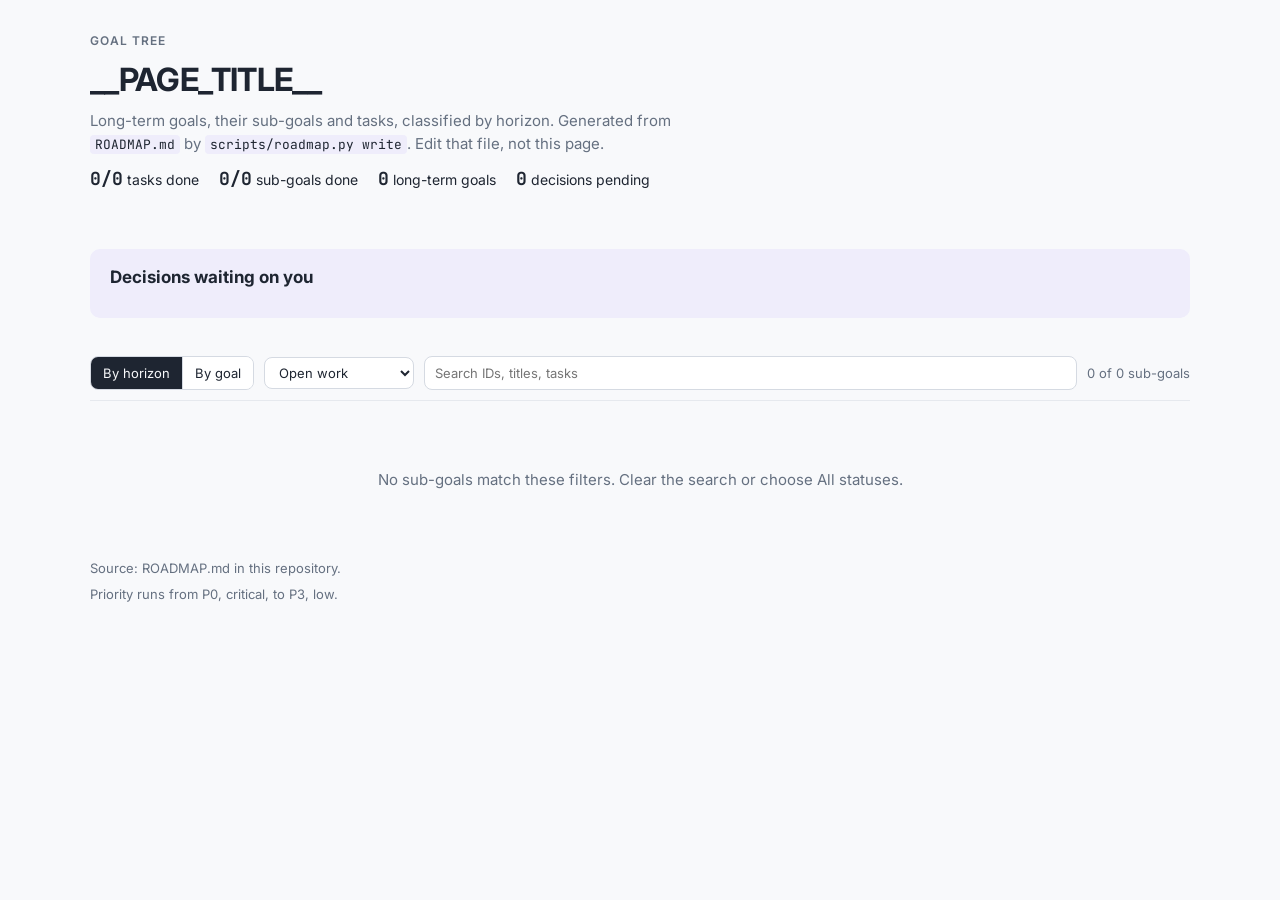
<file: scripts/roadmap_page.html>
<!doctype html>
<html lang="en">
<head>
<meta charset="utf-8">
<meta name="viewport" content="width=device-width, initial-scale=1">
<title>__PAGE_TITLE__</title>
<link rel="preconnect" href="https://fonts.googleapis.com">
<link rel="preconnect" href="https://fonts.gstatic.com" crossorigin>
<link rel="stylesheet" href="https://fonts.googleapis.com/css2?family=Inter:wght@400;500;600;700&family=JetBrains+Mono:wght@500;600&display=swap">
<style>
:root{
  --bg:#f8f9fb;--surface:#ffffff;--ink:#1e2531;--muted:#657080;--line:#e6e9ee;--line-strong:#d5dae2;
  --accent:#5b4cc4;--accent-soft:#efedfb;
  --good:#24775e;--good-soft:#e9f5ef;--warn:#946018;--warn-soft:#fff4e3;
  --info:#577bb4;--info-soft:#eef3fa;--crit:#b3403a;--crit-soft:#fcecea;
  --sans:Inter,"Segoe UI",Arial,sans-serif;--mono:"JetBrains Mono",Consolas,"Courier New",monospace;
  color-scheme:light;
}
@media (prefers-color-scheme:dark){:root:not([data-theme="light"]){
  --bg:#11141b;--surface:#181c25;--ink:#e5e8ef;--muted:#9aa3b3;--line:#262c38;--line-strong:#343c4b;
  --accent:#a49af2;--accent-soft:#252241;--good:#63c39c;--good-soft:#14281f;--warn:#dcaa60;--warn-soft:#2c2314;
  --info:#93b3e3;--info-soft:#18212f;--crit:#ec8a83;--crit-soft:#321a1a;color-scheme:dark;}}
:root[data-theme="dark"]{
  --bg:#11141b;--surface:#181c25;--ink:#e5e8ef;--muted:#9aa3b3;--line:#262c38;--line-strong:#343c4b;
  --accent:#a49af2;--accent-soft:#252241;--good:#63c39c;--good-soft:#14281f;--warn:#dcaa60;--warn-soft:#2c2314;
  --info:#93b3e3;--info-soft:#18212f;--crit:#ec8a83;--crit-soft:#321a1a;color-scheme:dark;}
*{box-sizing:border-box}
body{margin:0;background:var(--bg);color:var(--ink);font:15px/1.55 var(--sans);padding-inline:20px;padding-block:32px 64px}
.wrap{max-width:1100px;margin:0 auto;display:grid;gap:28px}
h1,h2,h3{margin:0;text-wrap:balance;line-height:1.2}
code,.id,.num{font-family:var(--mono);font-variant-numeric:tabular-nums}
code{font-size:.86em;background:var(--accent-soft);color:var(--ink);padding:1px 5px;border-radius:4px;overflow-wrap:anywhere}
.eyebrow{font-size:12px;letter-spacing:.08em;text-transform:uppercase;color:var(--muted);font-weight:600}
header{display:grid;gap:10px}
header h1{font-size:32px;font-weight:700;letter-spacing:-.02em}
header p{margin:0;color:var(--muted);max-width:68ch}
.progress{display:flex;flex-wrap:wrap;gap:8px 20px;align-items:baseline;font-size:14px}
.progress b{font-size:18px}
.bands{display:grid;grid-template-columns:repeat(3,minmax(0,1fr));gap:12px}
.band{background:var(--surface);border:1px solid var(--line);border-radius:10px;padding:16px;display:grid;gap:10px;text-align:left;font:inherit;color:inherit;cursor:pointer}
.band[aria-pressed="true"]{border-color:var(--accent);box-shadow:0 0 0 1px var(--accent)}
.band h2{font-size:15px;font-weight:600}
.band .def{font-size:13px;color:var(--muted)}
.band .stats{display:flex;gap:16px;font-size:13px;color:var(--muted)}
.band .stats .num{font-size:22px;color:var(--ink);display:block;line-height:1.1}
.band .stats .p0{color:var(--crit)}
.mix{display:flex;height:6px;border-radius:3px;overflow:hidden;background:var(--line)}
.mix span{display:block;height:100%}
.decisions{background:var(--accent-soft);border-radius:10px;padding:18px 20px;display:grid;gap:12px}
.decisions h2{font-size:17px}
.decisions ol{margin:0;padding:0;list-style:none;display:grid;gap:8px}
.decisions li{display:grid;grid-template-columns:64px 1fr auto;gap:12px;align-items:baseline;font-size:14px}
.decisions li button{all:unset;cursor:pointer;color:var(--accent);font-family:var(--mono);font-weight:600}
.decisions li button:focus-visible{outline:2px solid var(--accent);outline-offset:2px}
.tag{font-size:12px;color:var(--muted);white-space:nowrap}
.controls{display:flex;flex-wrap:wrap;gap:10px;align-items:center;position:sticky;top:0;z-index:2;background:var(--bg);padding-block:10px;border-bottom:1px solid var(--line)}
.seg{display:inline-flex;border:1px solid var(--line-strong);border-radius:8px;overflow:hidden}
.seg button{font:inherit;font-size:13px;border:0;background:var(--surface);color:var(--ink);padding:6px 12px;cursor:pointer}
.seg button+button{border-left:1px solid var(--line-strong)}
.seg button[aria-pressed="true"]{background:var(--ink);color:var(--bg)}
select,input[type="search"]{font:inherit;font-size:13px;color:var(--ink);background:var(--surface);border:1px solid var(--line-strong);border-radius:8px;padding:6px 10px}
input[type="search"]{flex:1 1 200px;min-width:0}
button:focus-visible,select:focus-visible,input:focus-visible,summary:focus-visible{outline:2px solid var(--accent);outline-offset:2px}
.count{font-size:13px;color:var(--muted);margin-left:auto}
.group{display:grid;gap:8px}
.group>h2{font-size:19px;display:flex;gap:10px;align-items:baseline;flex-wrap:wrap}
.group>h2 small{font-size:13px;color:var(--muted);font-weight:500}
.list{background:var(--surface);border:1px solid var(--line);border-radius:10px}
details{border-top:1px solid var(--line)}
details:first-child{border-top:0}
summary{list-style:none;cursor:pointer;display:grid;grid-template-columns:64px minmax(0,1fr) auto;gap:4px 14px;padding:12px 16px;align-items:center}
summary::-webkit-details-marker{display:none}
summary .id{font-size:13px;font-weight:600;color:var(--accent)}
summary .title{font-weight:500}
summary .goal{display:block;font-size:12px;color:var(--muted)}
.meta{display:flex;gap:6px;align-items:center;flex-wrap:wrap;justify-content:flex-end}
.pill{font-size:12px;font-weight:600;padding:2px 8px;border-radius:999px;white-space:nowrap}
.prio{font-family:var(--mono);font-size:12px;font-weight:600;padding:1px 6px;border-radius:4px;border:1px solid var(--line-strong);color:var(--muted)}
.prio.P0{color:var(--crit);border-color:currentColor}
.s-todo{background:var(--line);color:var(--ink)}
.s-doing{background:var(--info-soft);color:var(--info)}
.s-blocked{background:var(--crit-soft);color:var(--crit)}
.s-decision{background:var(--accent-soft);color:var(--accent)}
.s-done{background:var(--good-soft);color:var(--good)}
.s-dropped{background:var(--line);color:var(--muted);text-decoration:line-through}
.tasks-n{font-size:12px;color:var(--muted)}
.body{padding:2px 16px 16px 94px;display:grid;gap:10px;font-size:14px}
.body dl{margin:0;display:grid;grid-template-columns:120px minmax(0,1fr);gap:6px 14px}
.body dt{color:var(--muted);font-size:13px}
.body dd{margin:0;max-width:75ch}
.body ul{margin:0;padding:0;list-style:none;display:grid;gap:6px}
.body li{display:grid;grid-template-columns:18px 64px minmax(0,1fr);gap:8px;align-items:baseline}
.box{width:14px;height:14px;border:1.5px solid var(--line-strong);border-radius:3px;display:inline-block;transform:translateY(2px)}
.box.on{background:var(--good);border-color:var(--good)}
.body li .id{font-size:12px;color:var(--muted)}
.needs button{all:unset;cursor:pointer;font-family:var(--mono);color:var(--accent);margin-right:8px}
.empty{padding:24px;color:var(--muted);text-align:center}
footer{font-size:13px;color:var(--muted);display:grid;gap:6px;max-width:75ch}
@media (max-width:720px){
  .bands{grid-template-columns:1fr}
  summary{grid-template-columns:52px minmax(0,1fr)}
  .meta{grid-column:2;justify-content:flex-start}
  .body{padding-left:16px}
  .body dl{grid-template-columns:1fr}
  .decisions li{grid-template-columns:52px 1fr}
  .decisions li .tag{grid-column:2}
  .count{margin-left:0;width:100%}
}
@media (prefers-reduced-motion:reduce){*{scroll-behavior:auto!important}}
</style>
</head>
<body>

<div class="wrap">
  <header>
    <span class="eyebrow">Goal tree</span>
    <h1>__PAGE_TITLE__</h1>
    <p id="intro">Long-term goals, their sub-goals and tasks, classified by horizon. Generated from <code>ROADMAP.md</code> by <code>scripts/roadmap.py write</code>. Edit that file, not this page.</p>
    <div class="progress" id="progress"></div>
  </header>

  <section class="bands" id="bands" aria-label="Horizons"></section>

  <section class="decisions" aria-labelledby="dec-title">
    <h2 id="dec-title">Decisions waiting on you</h2>
    <ol id="decisions"></ol>
  </section>

  <div class="controls" role="toolbar" aria-label="Filter the roadmap">
    <div class="seg" id="view" aria-label="Group by">
      <button type="button" id="view-horizon" data-view="horizon" aria-pressed="true">By horizon</button>
      <button type="button" id="view-goal" data-view="goal" aria-pressed="false">By goal</button>
    </div>
    <select id="status" aria-label="Status">
      <option value="open">Open work</option>
      <option value="decision">Needs a decision</option>
      <option value="done">Done</option>
      <option value="all">All statuses</option>
    </select>
    <input type="search" id="search" placeholder="Search IDs, titles, tasks" aria-label="Search">
    <span class="count" id="count" aria-live="polite"></span>
  </div>

  <main id="groups" class="wrap" style="gap:28px"></main>

  <footer>
    <span id="snapshot"></span>
    <span>Priority runs from P0, critical, to P3, low.</span>
  </footer>
</div>

<script>
const DATA = /*__ROADMAP_JSON__*/[];
const META = /*__ROADMAP_META__*/{};
const HORIZONS = /*__ROADMAP_HORIZONS__*/[];
const OPEN = new Set(["todo","doing","blocked","decision"]);
const STATUS_COLOR = {done:"var(--good)",doing:"var(--info)",decision:"var(--accent)",blocked:"var(--crit)",todo:"var(--line-strong)",dropped:"var(--muted)"};
const PRIO = {P0:0,P1:1,P2:2,P3:3};
const FIELDS = ["Why","Evidence","From","Adapted from","Done when","Decision needed","Blocked by"];
const subs = [];
DATA.forEach(g => g.subgoals.forEach(s => {
  const f = {};
  s.body.forEach(line => { const k = FIELDS.find(n => line.startsWith(n + ":")); if (k) f[k] = line.slice(k.length + 1).trim(); });
  subs.push({...s, goal: g, fields: f, text: [s.id, s.title, g.title, ...s.body, ...s.tasks.map(t => t.id + " " + t.title)].join(" ").toLowerCase()});
}));
const byId = Object.fromEntries(subs.map(s => [s.id, s]));
const state = {view:"horizon", status:"open", horizon:null, q:""};
const el = (tag, cls, text) => { const n = document.createElement(tag); if (cls) n.className = cls; if (text != null) n.textContent = text; return n; };
function rich(text) {
  const frag = document.createDocumentFragment();
  String(text).split("`").forEach((part, i) => frag.append(i % 2 ? el("code", null, part) : document.createTextNode(part)));
  return frag;
}
const order = id => id.slice(1).split(".").map(Number);
const cmpId = (a, b) => { const x = order(a), y = order(b); for (let i = 0; i < Math.max(x.length, y.length); i++) { if ((x[i] ?? -1) !== (y[i] ?? -1)) return (x[i] ?? -1) - (y[i] ?? -1); } return 0; };

function renderHeader() {
  const tasks = subs.flatMap(s => s.tasks), done = tasks.filter(t => t.done).length;
  const p = document.getElementById("progress");
  [[`${done}/${tasks.length}`, "tasks done"], [`${subs.filter(s => s.status === "done").length}/${subs.length}`, "sub-goals done"], [String(DATA.length), "long-term goals"], [String(subs.filter(s => s.status === "decision").length), "decisions pending"]]
    .forEach(([n, label]) => { const s = el("span"); s.append(el("b", "num", n), document.createTextNode(" " + label)); p.append(s); });
  const bands = document.getElementById("bands");
  HORIZONS.forEach(([key, name, def]) => {
    const group = subs.filter(s => s.horizon === key), open = group.filter(s => OPEN.has(s.status));
    const b = el("button", "band"); b.type = "button"; b.id = "band-" + key; b.dataset.horizon = key; b.setAttribute("aria-pressed", "false");
    b.append(el("h2", null, name), el("span", "def", def));
    const stats = el("div", "stats");
    [[open.length, "open", ""], [open.filter(s => s.priority === "P0").length, "P0", "p0"], [group.filter(s => s.status === "done").length, "done", ""]]
      .forEach(([n, label, cls]) => { const s = el("span"); s.append(el("span", "num " + cls, String(n)), document.createTextNode(label)); stats.append(s); });
    const mix = el("div", "mix"); mix.setAttribute("aria-hidden", "true");
    ["done","doing","decision","blocked","todo","dropped"].forEach(st => { const c = group.filter(s => s.status === st).length; if (c) { const seg = el("span"); seg.style.width = (100 * c / group.length) + "%"; seg.style.background = STATUS_COLOR[st]; seg.title = `${c} ${st}`; mix.append(seg); } });
    b.append(stats, mix);
    b.addEventListener("click", () => { state.horizon = state.horizon === key ? null : key; render(); });
    bands.append(b);
  });
  const list = document.getElementById("decisions");
  subs.filter(s => s.status === "decision").sort((a, b) => HORIZONS.findIndex(h => h[0] === a.horizon) - HORIZONS.findIndex(h => h[0] === b.horizon) || PRIO[a.priority] - PRIO[b.priority] || cmpId(a.id, b.id))
    .forEach(s => {
      const li = el("li"), jump = el("button", null, s.id); jump.type = "button"; jump.addEventListener("click", () => reveal(s.id));
      const q = el("span"); q.append(el("strong", null, s.title + ". "), rich(s.fields["Decision needed"] || ""));
      li.append(jump, q, el("span", "tag", `${s.horizon} · ${s.priority}`)); list.append(li);
    });
  document.getElementById("snapshot").textContent = `Source: ${META.source || "ROADMAP.md"} in this repository.`;
}

function row(s) {
  const d = el("details"); d.id = "sg-" + s.id;
  const sum = el("summary");
  const t = el("span"); t.append(el("span", "title", s.title), el("span", "goal", `${s.goal.id} ${s.goal.title}`));
  const meta = el("span", "meta");
  const doneTasks = s.tasks.filter(x => x.done).length;
  meta.append(el("span", "tasks-n num", `${doneTasks}/${s.tasks.length} tasks`), el("span", "prio " + s.priority, s.priority), el("span", "pill s-" + s.status, s.status));
  if (state.view === "goal") meta.prepend(el("span", "tag", s.horizon));
  sum.append(el("span", "id", s.id), t, meta);
  const body = el("div", "body"), dl = el("dl");
  FIELDS.forEach(k => { if (s.fields[k]) { const dd = el("dd"); dd.append(rich(s.fields[k])); dl.append(el("dt", null, k), dd); } });
  if (s.needs.length) {
    const dd = el("dd", "needs");
    s.needs.forEach(n => { const b = el("button", null, n); b.type = "button"; b.title = byId[n] ? `${byId[n].title} (${byId[n].status})` : n; b.addEventListener("click", () => reveal(n)); dd.append(b); });
    dl.append(el("dt", null, "Needs"), dd);
  }
  const ul = el("ul");
  s.tasks.forEach(task => { const li = el("li"), box = el("span", "box" + (task.done ? " on" : "")); box.setAttribute("aria-label", task.done ? "Done" : "Open"); const txt = el("span"); txt.append(rich(task.title)); li.append(box, el("span", "id", task.id), txt); ul.append(li); });
  body.append(dl, ul); d.append(sum, body);
  return d;
}

function matches(s) {
  if (state.status === "open" && !OPEN.has(s.status)) return false;
  if (state.status === "decision" && s.status !== "decision") return false;
  if (state.status === "done" && s.status !== "done") return false;
  if (state.horizon && s.horizon !== state.horizon) return false;
  return !state.q || s.text.includes(state.q);
}

function render() {
  document.querySelectorAll("#view button").forEach(b => b.setAttribute("aria-pressed", String(b.dataset.view === state.view)));
  document.querySelectorAll(".band").forEach(b => b.setAttribute("aria-pressed", String(b.dataset.horizon === state.horizon)));
  const shown = subs.filter(matches), root = document.getElementById("groups");
  root.replaceChildren();
  document.getElementById("count").textContent = `${shown.length} of ${subs.length} sub-goals`;
  const groups = state.view === "horizon"
    ? HORIZONS.map(([key, name, def]) => ({title: name, note: def, items: shown.filter(s => s.horizon === key).sort((a, b) => PRIO[a.priority] - PRIO[b.priority] || cmpId(a.id, b.id))}))
    : DATA.map(g => ({title: `${g.id}. ${g.title}`, note: "", items: shown.filter(s => s.goal === g).sort((a, b) => cmpId(a.id, b.id))}));
  groups.filter(g => g.items.length).forEach(g => {
    const sec = el("section", "group"), h = el("h2", null, g.title);
    h.append(el("small", null, `${g.items.length} sub-goal${g.items.length === 1 ? "" : "s"}${g.note ? " · " + g.note : ""}`));
    const list = el("div", "list"); g.items.forEach(s => list.append(row(s)));
    sec.append(h, list); root.append(sec);
  });
  if (!shown.length) root.append(el("p", "empty", "No sub-goals match these filters. Clear the search or choose All statuses."));
}

function reveal(id) {
  if (!byId[id]) return;
  state.status = "all"; state.horizon = null; state.q = "";
  document.getElementById("status").value = "all"; document.getElementById("search").value = "";
  render();
  const d = document.getElementById("sg-" + id);
  if (d) { d.open = true; d.scrollIntoView({block: "center", behavior: matchMedia("(prefers-reduced-motion: reduce)").matches ? "auto" : "smooth"}); d.querySelector("summary").focus({preventScroll: true}); }
}

document.querySelectorAll("#view button").forEach(b => b.addEventListener("click", () => { state.view = b.dataset.view; render(); }));
document.getElementById("status").addEventListener("change", e => { state.status = e.target.value; render(); });
document.getElementById("search").addEventListener("input", e => { state.q = e.target.value.trim().toLowerCase(); render(); });
renderHeader();
render();
</script>
</body>
</html>
</file>
